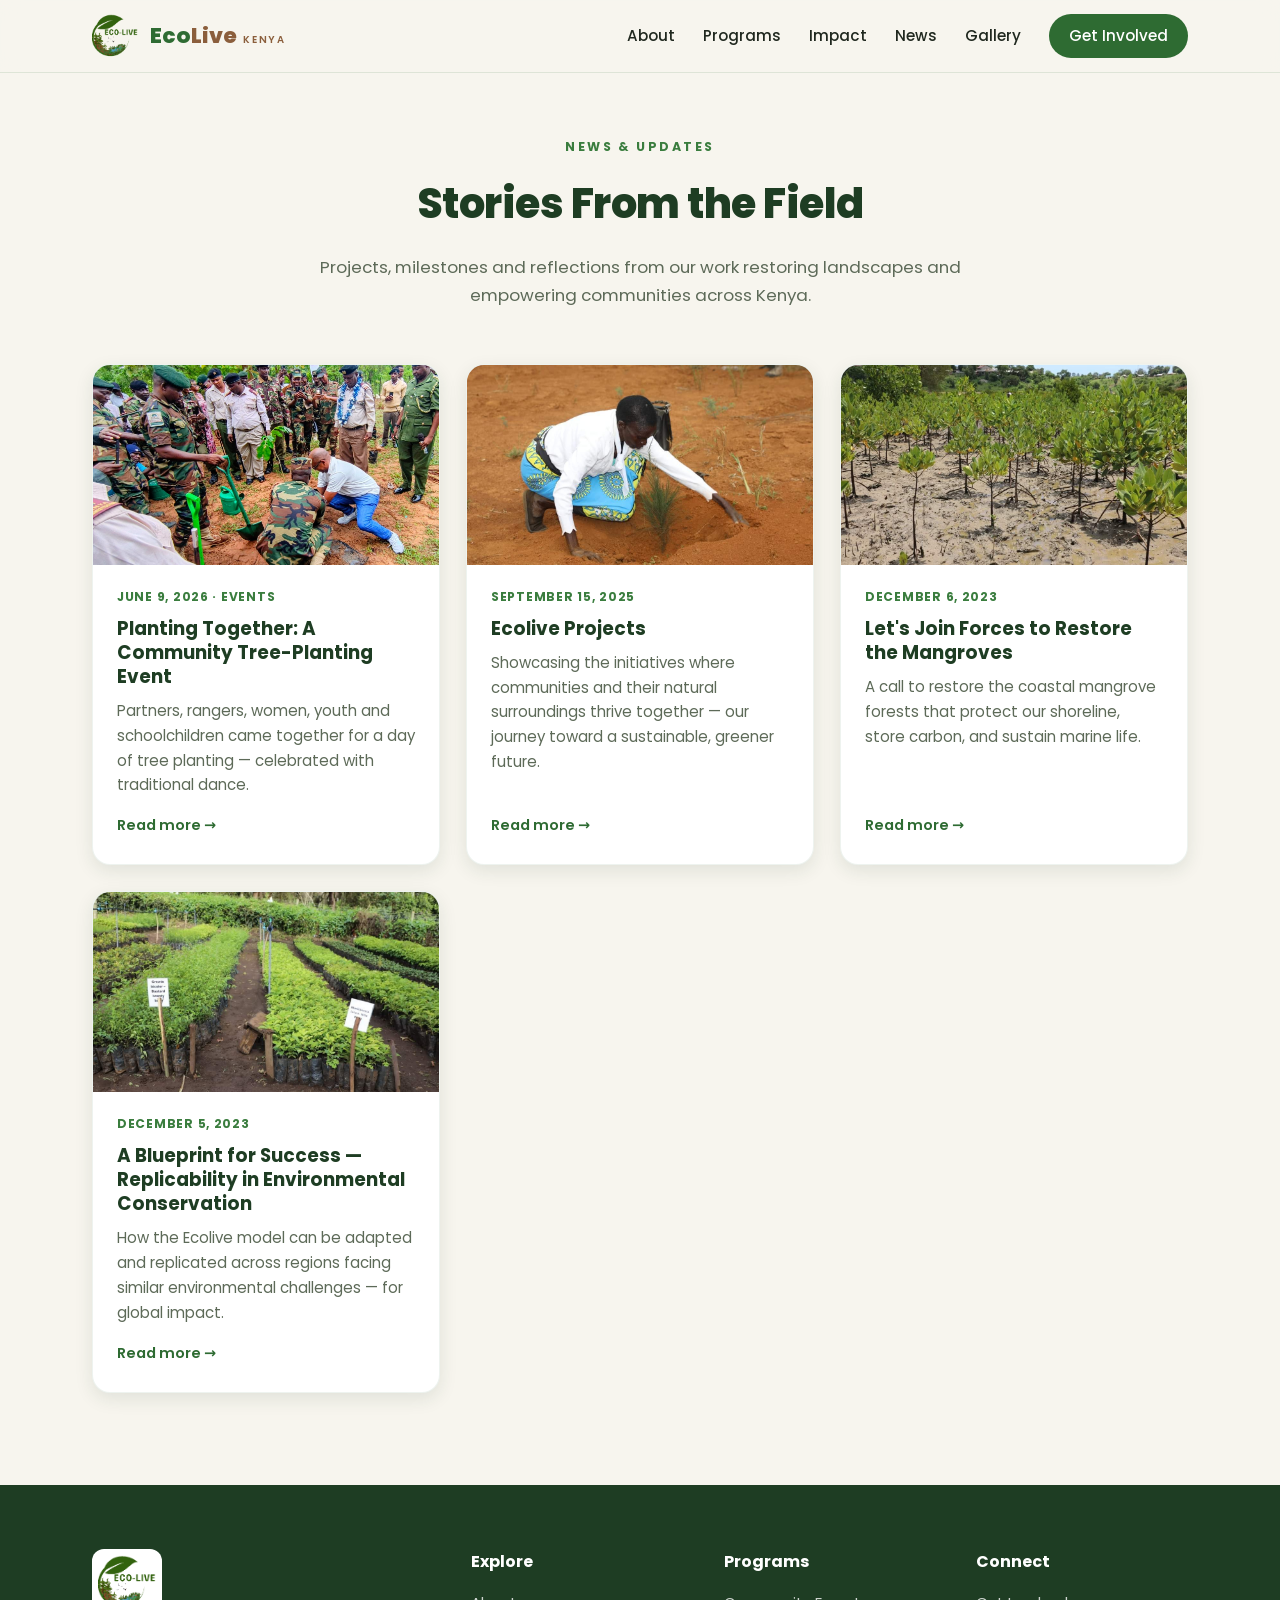
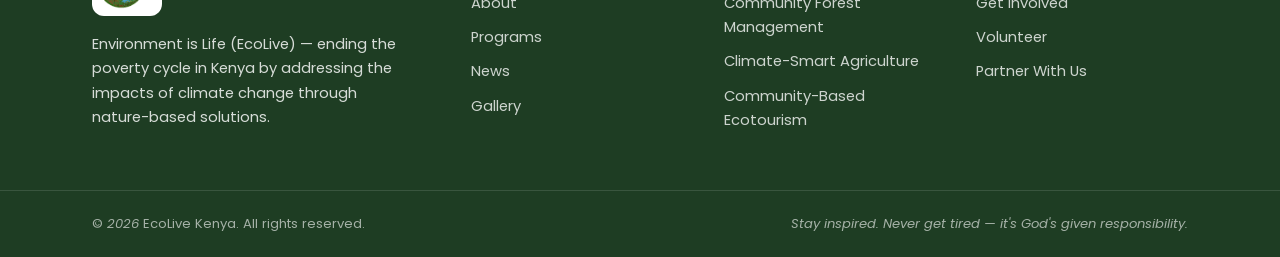
<file: news/index.html>
<!DOCTYPE html>
<html lang="en">
<head>
  <meta charset="UTF-8" />
  <meta name="viewport" content="width=device-width, initial-scale=1.0" />
  <title>News &amp; Updates — EcoLive Kenya</title>
  <meta name="description" content="Latest news, projects and field stories from EcoLive Kenya." />
  <link rel="icon" href="../assets/logo.png" type="image/png" />
  <link rel="preconnect" href="https://fonts.googleapis.com" />
  <link rel="preconnect" href="https://fonts.gstatic.com" crossorigin />
  <link href="https://fonts.googleapis.com/css2?family=Poppins:wght@400;500;600;700;800&family=Lora:ital,wght@0,400;0,500;1,400&display=swap" rel="stylesheet" />
  <link rel="stylesheet" href="../styles.css" />
</head>
<body>
  <header class="site-header" id="top">
    <div class="container nav-wrap">
      <a href="../index.html" class="brand">
        <img src="../assets/logo.png" alt="EcoLive logo" class="brand-logo" />
        <span class="brand-text"><span class="brand-eco">Eco</span><span class="brand-live">Live</span><small>Kenya</small></span>
      </a>
      <button class="nav-toggle" aria-label="Open menu" aria-expanded="false"><span></span><span></span><span></span></button>
      <nav class="nav" id="nav">
        <a href="../index.html#about">About</a>
        <a href="../index.html#programs">Programs</a>
        <a href="../index.html#impact">Impact</a>
        <a href="../news/index.html">News</a>
        <a href="../index.html#gallery">Gallery</a>
        <a href="../index.html#contact" class="nav-cta">Get Involved</a>
      </nav>
    </div>
  </header>

  <section class="section" style="padding-top:64px">
    <div class="container">
      <div class="section-head">
        <p class="kicker">News &amp; Updates</p>
        <h2>Stories From the Field</h2>
        <p class="section-sub">Projects, milestones and reflections from our work restoring landscapes and empowering communities across Kenya.</p>
      </div>
      <div class="news-grid">
        <a class="news-card" href="../post/community-tree-planting-event/index.html">
          <div class="news-cover"><img src="../assets/gallery/event-ceremony-1.jpg" alt="Officials and community members planting trees at a community event" loading="lazy" /></div>
          <div class="news-body">
            <span class="news-date">June 9, 2026 · Events</span>
            <h3>Planting Together: A Community Tree-Planting Event</h3>
            <p>Partners, rangers, women, youth and schoolchildren came together for a day of tree planting — celebrated with traditional dance.</p>
            <span class="news-readmore">Read more &rarr;</span>
          </div>
        </a>
        <a class="news-card" href="../post/ecolive-projects/index.html">
          <div class="news-cover"><img src="../assets/news/planting.jpg" alt="A community member planting a tree seedling in dryland soil" loading="lazy" /></div>
          <div class="news-body">
            <span class="news-date">September 15, 2025</span>
            <h3>Ecolive Projects</h3>
            <p>Showcasing the initiatives where communities and their natural surroundings thrive together — our journey toward a sustainable, greener future.</p>
            <span class="news-readmore">Read more &rarr;</span>
          </div>
        </a>
        <a class="news-card" href="../post/lets-join-forces-to-restore-the-mangroves/index.html">
          <div class="news-cover"><img src="../assets/news/mangrove.jpg" alt="Young mangrove seedlings planted across coastal mudflats with a village in the background" loading="lazy" /></div>
          <div class="news-body">
            <span class="news-date">December 6, 2023</span>
            <h3>Let's Join Forces to Restore the Mangroves</h3>
            <p>A call to restore the coastal mangrove forests that protect our shoreline, store carbon, and sustain marine life.</p>
            <span class="news-readmore">Read more &rarr;</span>
          </div>
        </a>
        <a class="news-card" href="../post/a-blueprint-for-success-replicability-in-environmental-conservation/index.html">
          <div class="news-cover"><img src="../assets/news/nursery-blueprint.jpg" alt="Rows of labelled tree seedlings in an Ecolive community nursery" loading="lazy" /></div>
          <div class="news-body">
            <span class="news-date">December 5, 2023</span>
            <h3>A Blueprint for Success — Replicability in Environmental Conservation</h3>
            <p>How the Ecolive model can be adapted and replicated across regions facing similar environmental challenges — for global impact.</p>
            <span class="news-readmore">Read more &rarr;</span>
          </div>
        </a>
      </div>
    </div>
  </section>

  <footer class="site-footer">
    <div class="container footer-grid">
      <div class="footer-brand">
        <img src="../assets/logo.png" alt="EcoLive logo" />
        <p>Environment is Life (EcoLive) — ending the poverty cycle in Kenya by addressing the impacts of climate change through nature-based solutions.</p>
      </div>
      <div class="footer-col">
        <h4>Explore</h4>
        <a href="../index.html#about">About</a>
        <a href="../index.html#programs">Programs</a>
        <a href="../news/index.html">News</a>
        <a href="../index.html#gallery">Gallery</a>
      </div>
      <div class="footer-col">
        <h4>Programs</h4>
        <a href="../index.html#programs">Community Forest Management</a>
        <a href="../index.html#programs">Climate-Smart Agriculture</a>
        <a href="../index.html#programs">Community-Based Ecotourism</a>
      </div>
      <div class="footer-col">
        <h4>Connect</h4>
        <a href="../index.html#contact">Get Involved</a>
        <a href="../index.html#contact">Volunteer</a>
        <a href="../index.html#contact">Partner With Us</a>
      </div>
    </div>
    <div class="footer-bar">
      <div class="container footer-bar-inner">
        <span>&copy; <span id="year"></span> EcoLive Kenya. All rights reserved.</span>
        <span>Stay inspired. Never get tired — it's God's given responsibility.</span>
      </div>
    </div>
  </footer>
  <script src="../script.js"></script>
</body>
</html>
</file>
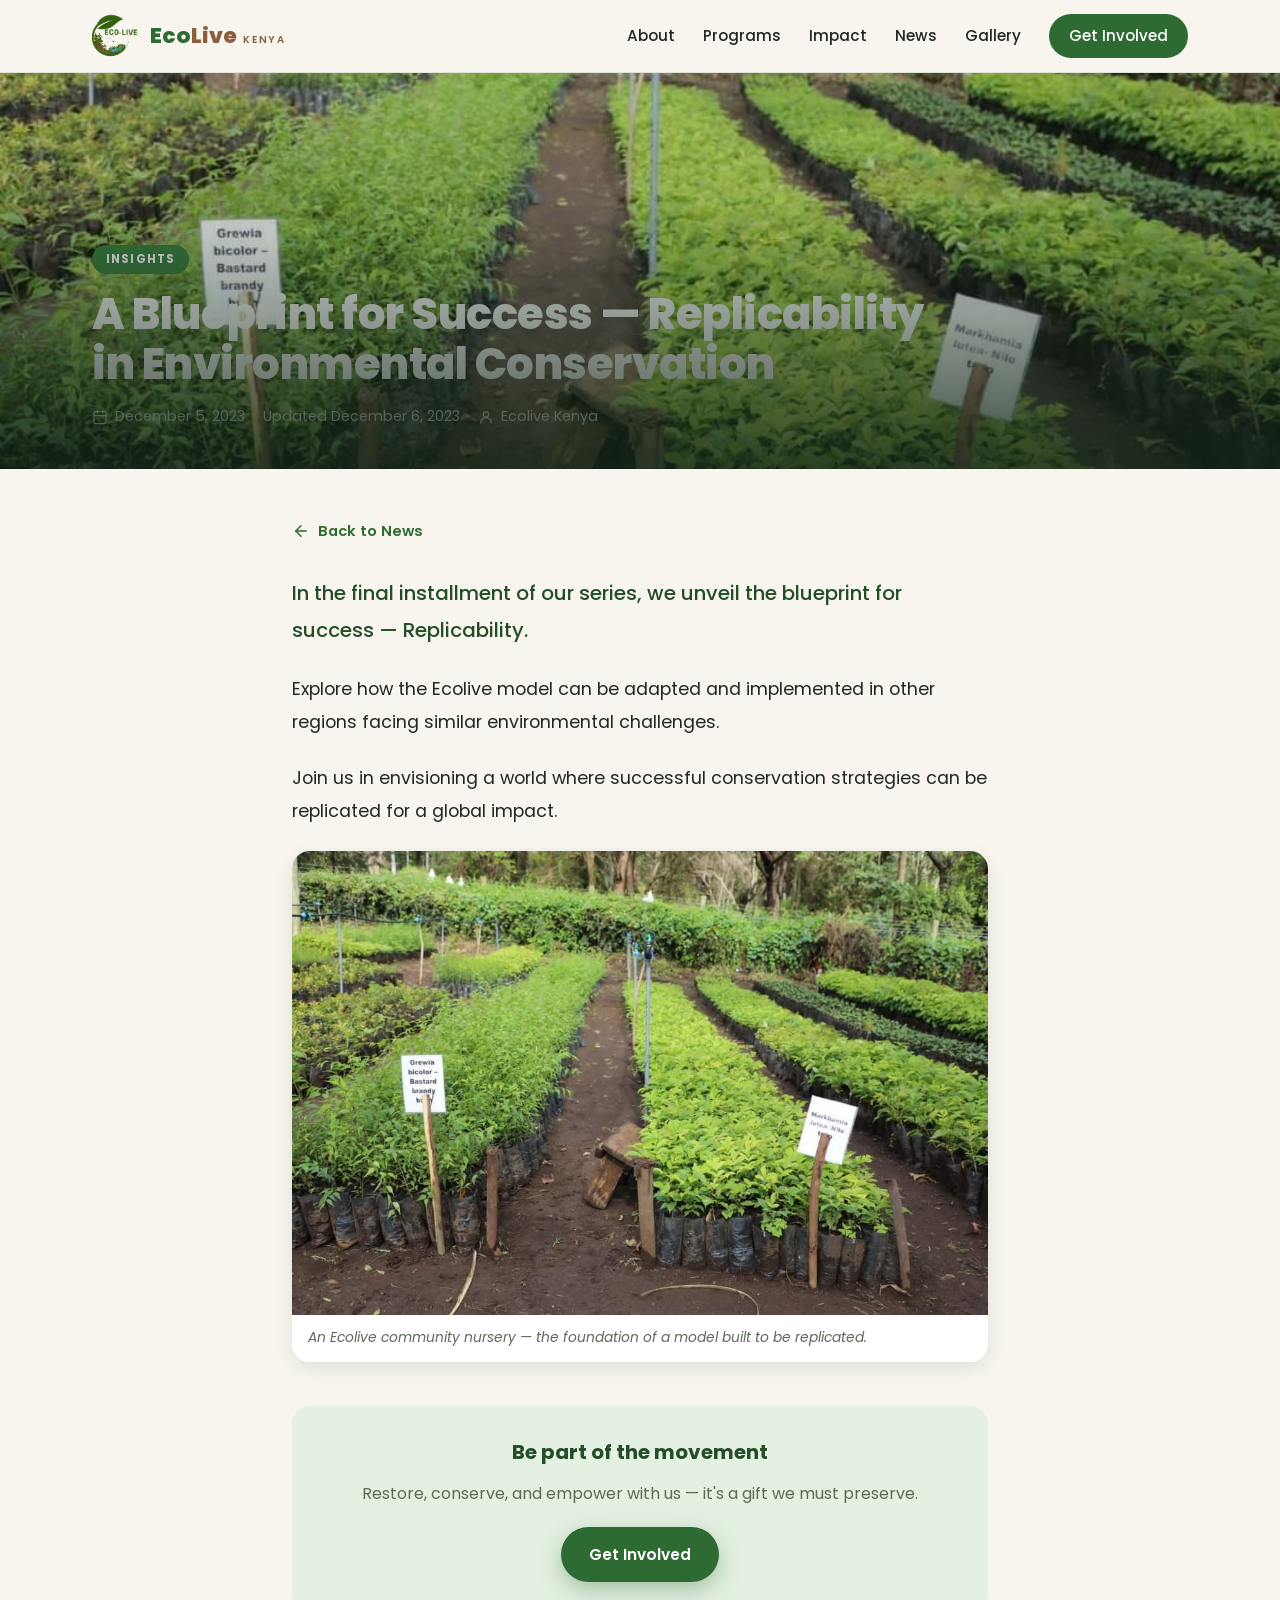
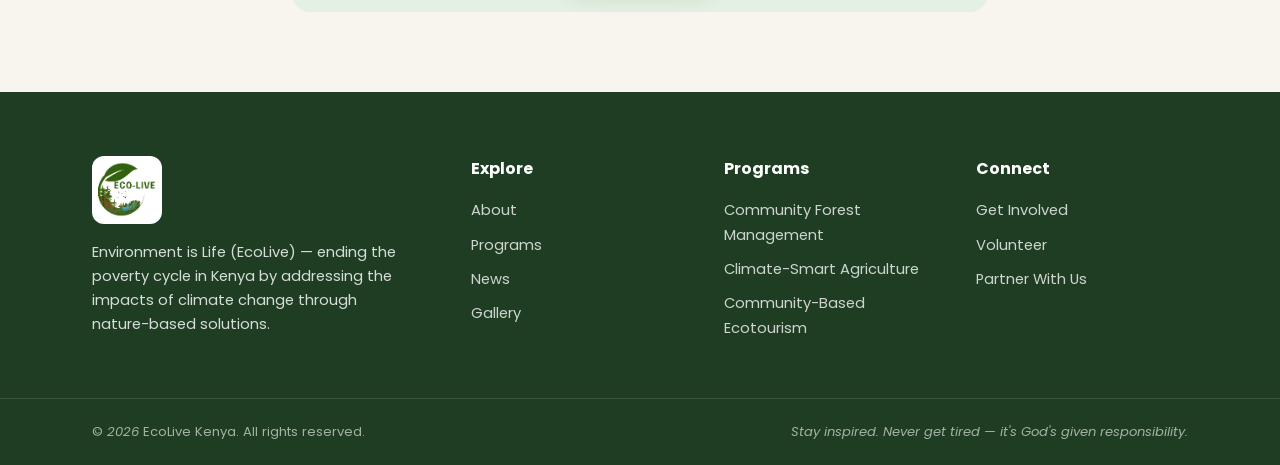
<file: post/a-blueprint-for-success-replicability-in-environmental-conservation/index.html>
<!DOCTYPE html>
<html lang="en">
<head>
  <meta charset="UTF-8" />
  <meta name="viewport" content="width=device-width, initial-scale=1.0" />
  <title>A Blueprint for Success — Replicability in Environmental Conservation — EcoLive Kenya</title>
  <meta name="description" content="How the Ecolive model can be adapted and replicated across regions facing similar environmental challenges — for global impact." />
  <link rel="icon" href="../../assets/logo.png" type="image/png" />
  <link rel="preconnect" href="https://fonts.googleapis.com" />
  <link rel="preconnect" href="https://fonts.gstatic.com" crossorigin />
  <link href="https://fonts.googleapis.com/css2?family=Poppins:wght@400;500;600;700;800&family=Lora:ital,wght@0,400;0,500;1,400&display=swap" rel="stylesheet" />
  <link rel="stylesheet" href="../../styles.css" />
</head>
<body class="post-page">
  <header class="site-header" id="top">
    <div class="container nav-wrap">
      <a href="../../index.html" class="brand">
        <img src="../../assets/logo.png" alt="EcoLive logo" class="brand-logo" />
        <span class="brand-text"><span class="brand-eco">Eco</span><span class="brand-live">Live</span><small>Kenya</small></span>
      </a>
      <button class="nav-toggle" aria-label="Open menu" aria-expanded="false"><span></span><span></span><span></span></button>
      <nav class="nav" id="nav">
        <a href="../../index.html#about">About</a>
        <a href="../../index.html#programs">Programs</a>
        <a href="../../index.html#impact">Impact</a>
        <a href="../../news/index.html">News</a>
        <a href="../../index.html#gallery">Gallery</a>
        <a href="../../index.html#contact" class="nav-cta">Get Involved</a>
      </nav>
    </div>
  </header>

  <article>
    <div class="post-hero">
      <img src="../../assets/news/nursery-blueprint.jpg" alt="Rows of labelled tree seedlings in an Ecolive community nursery" />
      <div class="post-hero-inner">
        <div class="container">
          <span class="post-cat">Insights</span>
          <h1 class="post-title">A Blueprint for Success — Replicability in Environmental Conservation</h1>
          <div class="post-meta">
            <span><svg viewBox="0 0 24 24" fill="none" stroke="currentColor" stroke-width="1.8" stroke-linecap="round" stroke-linejoin="round" aria-hidden="true"><rect x="3" y="4" width="18" height="18" rx="2"/><path d="M16 2v4M8 2v4M3 10h18"/></svg><time datetime="2023-12-05">December 5, 2023</time></span>
            <span>Updated December 6, 2023</span>
            <span><svg viewBox="0 0 24 24" fill="none" stroke="currentColor" stroke-width="1.8" stroke-linecap="round" stroke-linejoin="round" aria-hidden="true"><circle cx="12" cy="8" r="4"/><path d="M4 21a8 8 0 0 1 16 0"/></svg>Ecolive Kenya</span>
          </div>
        </div>
      </div>
    </div>

    <div class="post-article">
      <a href="../../news/index.html" class="post-back"><svg viewBox="0 0 24 24" fill="none" stroke="currentColor" stroke-width="2" stroke-linecap="round" stroke-linejoin="round" aria-hidden="true"><path d="M19 12H5"/><path d="m12 19-7-7 7-7"/></svg>Back to News</a>
      <p class="lead">In the final installment of our series, we unveil the blueprint for success — Replicability.</p>
        <p>Explore how the Ecolive model can be adapted and implemented in other regions facing similar environmental challenges.</p>
        <p>Join us in envisioning a world where successful conservation strategies can be replicated for a global impact.</p>
      <figure class="post-figure">
        <img src="../../assets/news/nursery-blueprint.jpg" alt="Rows of labelled tree seedlings in an Ecolive community nursery" />
        <figcaption>An Ecolive community nursery — the foundation of a model built to be replicated.</figcaption>
      </figure>
      <div class="post-cta">
        <h3>Be part of the movement</h3>
        <p>Restore, conserve, and empower with us — it's a gift we must preserve.</p>
        <a href="../../index.html#contact" class="btn btn-primary">Get Involved</a>
      </div>
    </div>
  </article>

  <footer class="site-footer">
    <div class="container footer-grid">
      <div class="footer-brand">
        <img src="../../assets/logo.png" alt="EcoLive logo" />
        <p>Environment is Life (EcoLive) — ending the poverty cycle in Kenya by addressing the impacts of climate change through nature-based solutions.</p>
      </div>
      <div class="footer-col">
        <h4>Explore</h4>
        <a href="../../index.html#about">About</a>
        <a href="../../index.html#programs">Programs</a>
        <a href="../../news/index.html">News</a>
        <a href="../../index.html#gallery">Gallery</a>
      </div>
      <div class="footer-col">
        <h4>Programs</h4>
        <a href="../../index.html#programs">Community Forest Management</a>
        <a href="../../index.html#programs">Climate-Smart Agriculture</a>
        <a href="../../index.html#programs">Community-Based Ecotourism</a>
      </div>
      <div class="footer-col">
        <h4>Connect</h4>
        <a href="../../index.html#contact">Get Involved</a>
        <a href="../../index.html#contact">Volunteer</a>
        <a href="../../index.html#contact">Partner With Us</a>
      </div>
    </div>
    <div class="footer-bar">
      <div class="container footer-bar-inner">
        <span>&copy; <span id="year"></span> EcoLive Kenya. All rights reserved.</span>
        <span>Stay inspired. Never get tired — it's God's given responsibility.</span>
      </div>
    </div>
  </footer>
  <script src="../../script.js"></script>
</body>
</html>
</file>
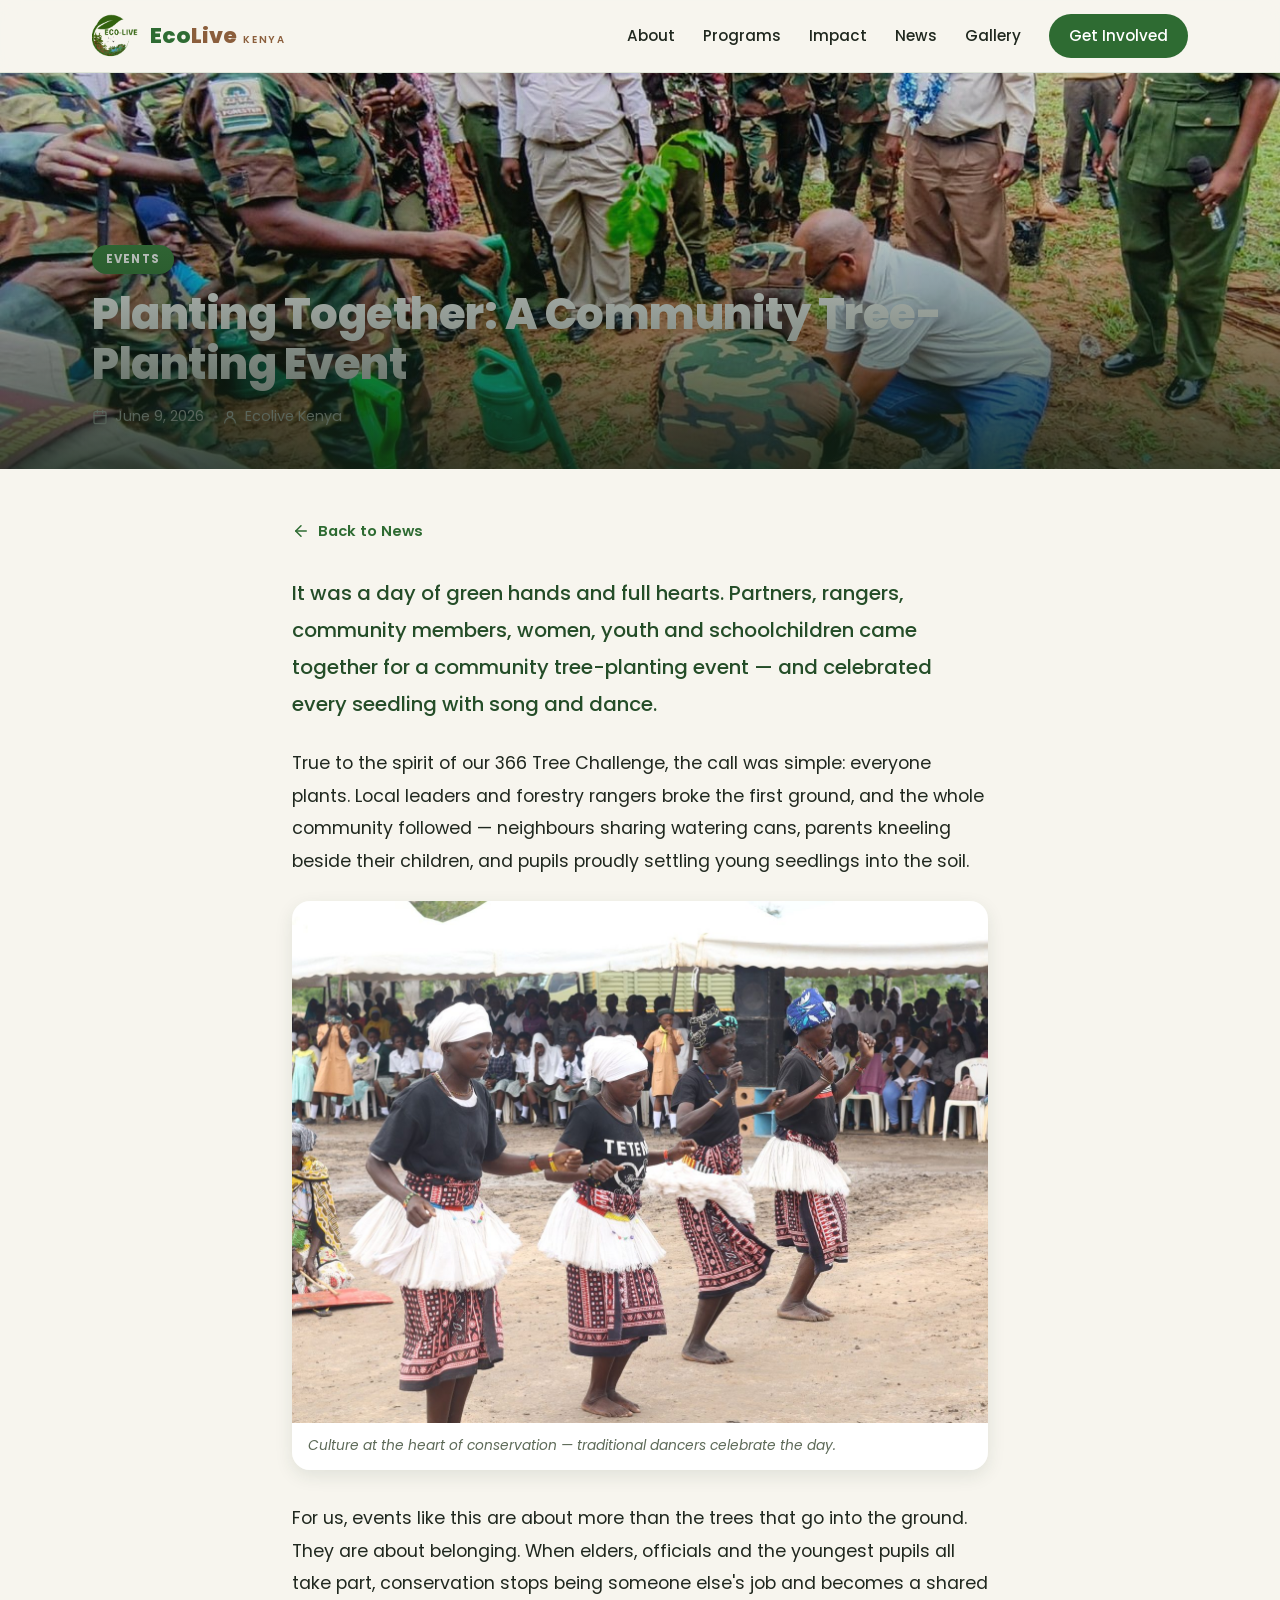
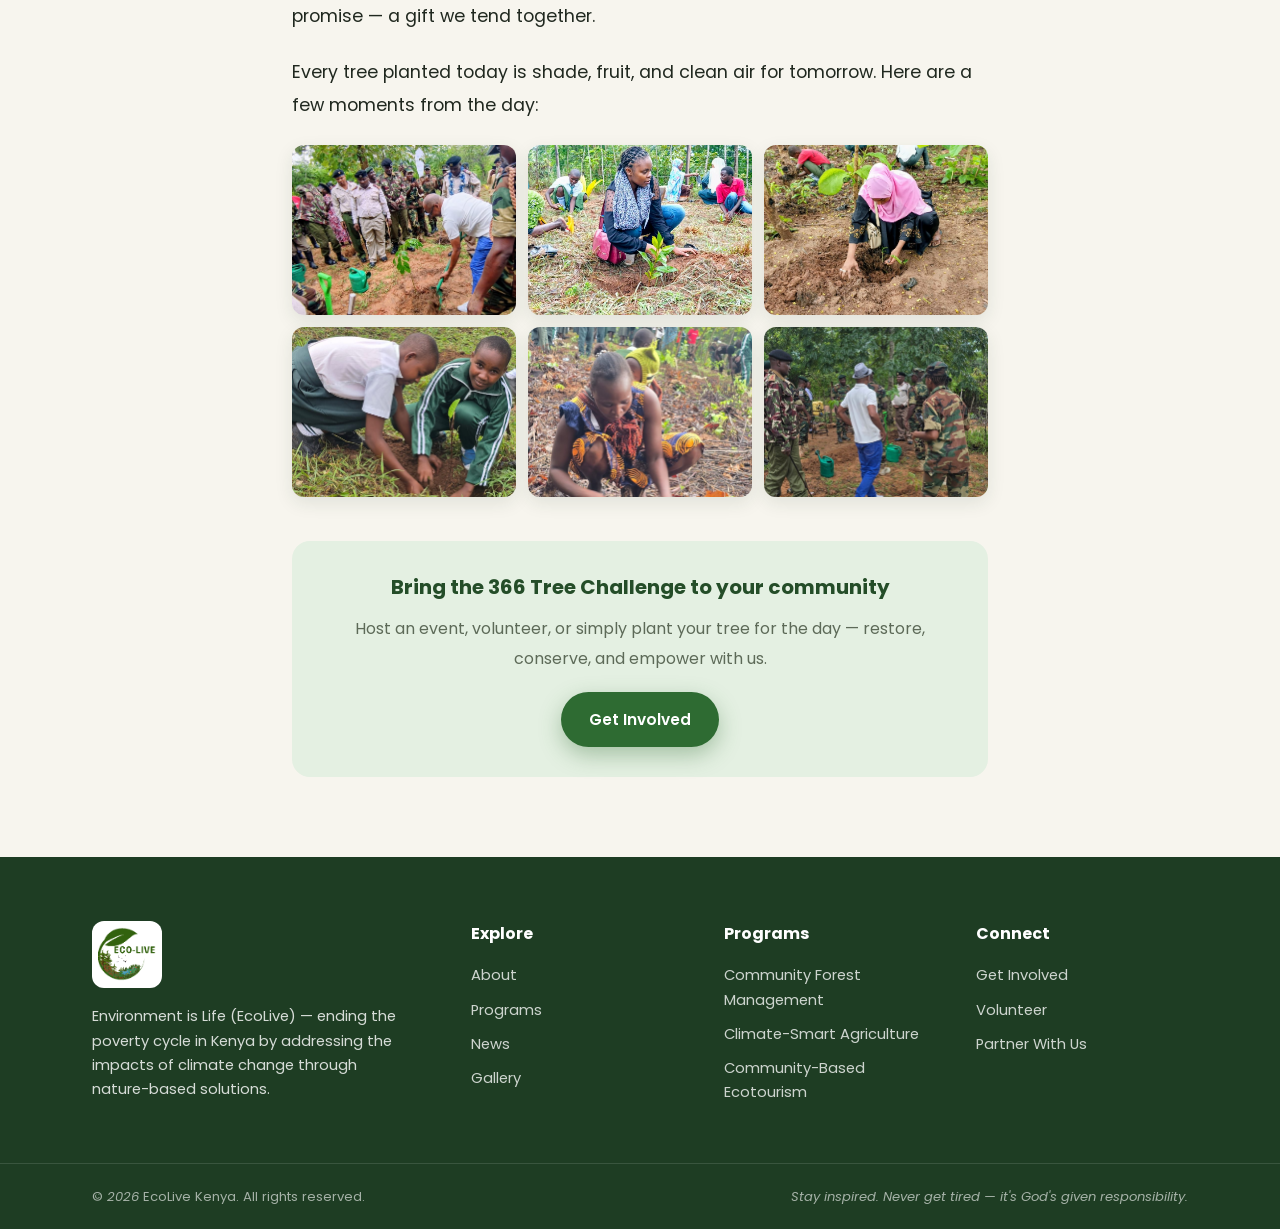
<file: post/community-tree-planting-event/index.html>
<!DOCTYPE html>
<html lang="en">
<head>
  <meta charset="UTF-8" />
  <meta name="viewport" content="width=device-width, initial-scale=1.0" />
  <title>Planting Together: A Community Tree-Planting Event — EcoLive Kenya</title>
  <meta name="description" content="Partners, rangers, women, youth and schoolchildren came together for a day of tree planting — celebrated with traditional dance." />
  <link rel="icon" href="../../assets/logo.png" type="image/png" />
  <link rel="preconnect" href="https://fonts.googleapis.com" />
  <link rel="preconnect" href="https://fonts.gstatic.com" crossorigin />
  <link href="https://fonts.googleapis.com/css2?family=Poppins:wght@400;500;600;700;800&family=Lora:ital,wght@0,400;0,500;1,400&display=swap" rel="stylesheet" />
  <link rel="stylesheet" href="../../styles.css" />
</head>
<body class="post-page">
  <header class="site-header" id="top">
    <div class="container nav-wrap">
      <a href="../../index.html" class="brand">
        <img src="../../assets/logo.png" alt="EcoLive logo" class="brand-logo" />
        <span class="brand-text"><span class="brand-eco">Eco</span><span class="brand-live">Live</span><small>Kenya</small></span>
      </a>
      <button class="nav-toggle" aria-label="Open menu" aria-expanded="false"><span></span><span></span><span></span></button>
      <nav class="nav" id="nav">
        <a href="../../index.html#about">About</a>
        <a href="../../index.html#programs">Programs</a>
        <a href="../../index.html#impact">Impact</a>
        <a href="../../news/index.html">News</a>
        <a href="../../index.html#gallery">Gallery</a>
        <a href="../../index.html#contact" class="nav-cta">Get Involved</a>
      </nav>
    </div>
  </header>

  <article>
    <div class="post-hero">
      <img src="../../assets/gallery/event-ceremony-1.jpg" alt="Officials, rangers and community members planting trees together at a community event" />
      <div class="post-hero-inner">
        <div class="container">
          <span class="post-cat">Events</span>
          <h1 class="post-title">Planting Together: A Community Tree-Planting Event</h1>
          <div class="post-meta">
            <span><svg viewBox="0 0 24 24" fill="none" stroke="currentColor" stroke-width="1.8" stroke-linecap="round" stroke-linejoin="round" aria-hidden="true"><rect x="3" y="4" width="18" height="18" rx="2"/><path d="M16 2v4M8 2v4M3 10h18"/></svg><time datetime="2026-06-09">June 9, 2026</time></span>
            <span><svg viewBox="0 0 24 24" fill="none" stroke="currentColor" stroke-width="1.8" stroke-linecap="round" stroke-linejoin="round" aria-hidden="true"><circle cx="12" cy="8" r="4"/><path d="M4 21a8 8 0 0 1 16 0"/></svg>Ecolive Kenya</span>
          </div>
        </div>
      </div>
    </div>

    <div class="post-article">
      <a href="../../news/index.html" class="post-back"><svg viewBox="0 0 24 24" fill="none" stroke="currentColor" stroke-width="2" stroke-linecap="round" stroke-linejoin="round" aria-hidden="true"><path d="M19 12H5"/><path d="m12 19-7-7 7-7"/></svg>Back to News</a>
      <p class="lead">It was a day of green hands and full hearts. Partners, rangers, community members, women, youth and schoolchildren came together for a community tree-planting event — and celebrated every seedling with song and dance.</p>
      <p>True to the spirit of our 366 Tree Challenge, the call was simple: everyone plants. Local leaders and forestry rangers broke the first ground, and the whole community followed — neighbours sharing watering cans, parents kneeling beside their children, and pupils proudly settling young seedlings into the soil.</p>
      <figure class="post-figure">
        <img src="../../assets/gallery/cultural-dancers.jpg" alt="Traditional dancers performing at the tree-planting event" />
        <figcaption>Culture at the heart of conservation — traditional dancers celebrate the day.</figcaption>
      </figure>
      <p>For us, events like this are about more than the trees that go into the ground. They are about belonging. When elders, officials and the youngest pupils all take part, conservation stops being someone else's job and becomes a shared promise — a gift we tend together.</p>
      <p>Every tree planted today is shade, fruit, and clean air for tomorrow. Here are a few moments from the day:</p>
      <div class="post-gallery">
        <img src="../../assets/gallery/event-ceremony-2.jpg" alt="A community leader planting a tree surrounded by officials" loading="lazy" />
        <img src="../../assets/gallery/youth-planting.jpg" alt="A young woman planting a seedling" loading="lazy" />
        <img src="../../assets/gallery/community-planting.jpg" alt="Community members planting seedlings across a field" loading="lazy" />
        <img src="../../assets/gallery/school-planting.jpg" alt="Two schoolchildren planting a tree seedling together" loading="lazy" />
        <img src="../../assets/gallery/girl-planting.jpg" alt="A girl planting a tree seedling" loading="lazy" />
        <img src="../../assets/gallery/event-ceremony-3.jpg" alt="Rangers and community members at a tree-planting ceremony" loading="lazy" />
      </div>
      <div class="post-cta">
        <h3>Bring the 366 Tree Challenge to your community</h3>
        <p>Host an event, volunteer, or simply plant your tree for the day — restore, conserve, and empower with us.</p>
        <a href="../../index.html#contact" class="btn btn-primary">Get Involved</a>
      </div>
    </div>
  </article>

  <footer class="site-footer">
    <div class="container footer-grid">
      <div class="footer-brand">
        <img src="../../assets/logo.png" alt="EcoLive logo" />
        <p>Environment is Life (EcoLive) — ending the poverty cycle in Kenya by addressing the impacts of climate change through nature-based solutions.</p>
      </div>
      <div class="footer-col">
        <h4>Explore</h4>
        <a href="../../index.html#about">About</a>
        <a href="../../index.html#programs">Programs</a>
        <a href="../../news/index.html">News</a>
        <a href="../../index.html#gallery">Gallery</a>
      </div>
      <div class="footer-col">
        <h4>Programs</h4>
        <a href="../../index.html#programs">Community Forest Management</a>
        <a href="../../index.html#programs">Climate-Smart Agriculture</a>
        <a href="../../index.html#programs">Community-Based Ecotourism</a>
      </div>
      <div class="footer-col">
        <h4>Connect</h4>
        <a href="../../index.html#contact">Get Involved</a>
        <a href="../../index.html#contact">Volunteer</a>
        <a href="../../index.html#contact">Partner With Us</a>
      </div>
    </div>
    <div class="footer-bar">
      <div class="container footer-bar-inner">
        <span>&copy; <span id="year"></span> EcoLive Kenya. All rights reserved.</span>
        <span>Stay inspired. Never get tired — it's God's given responsibility.</span>
      </div>
    </div>
  </footer>
  <script src="../../script.js"></script>
</body>
</html>
</file>
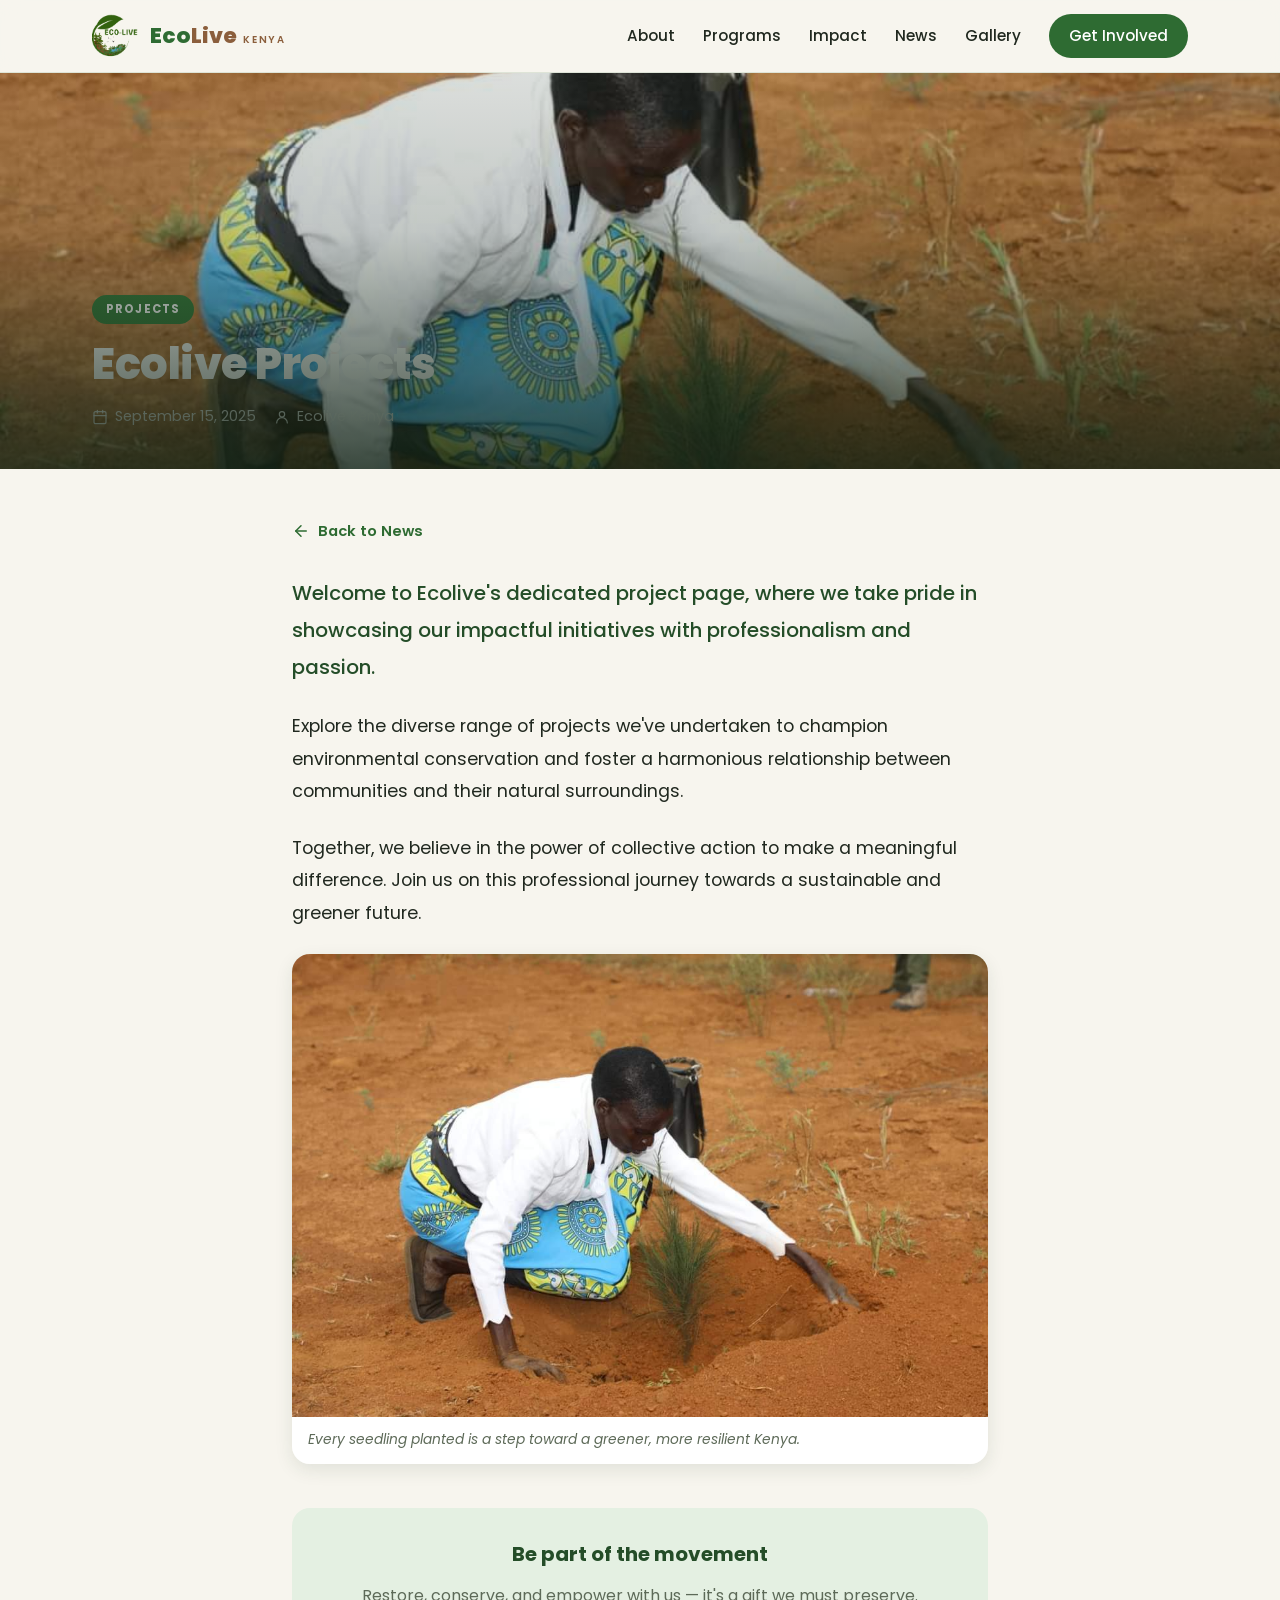
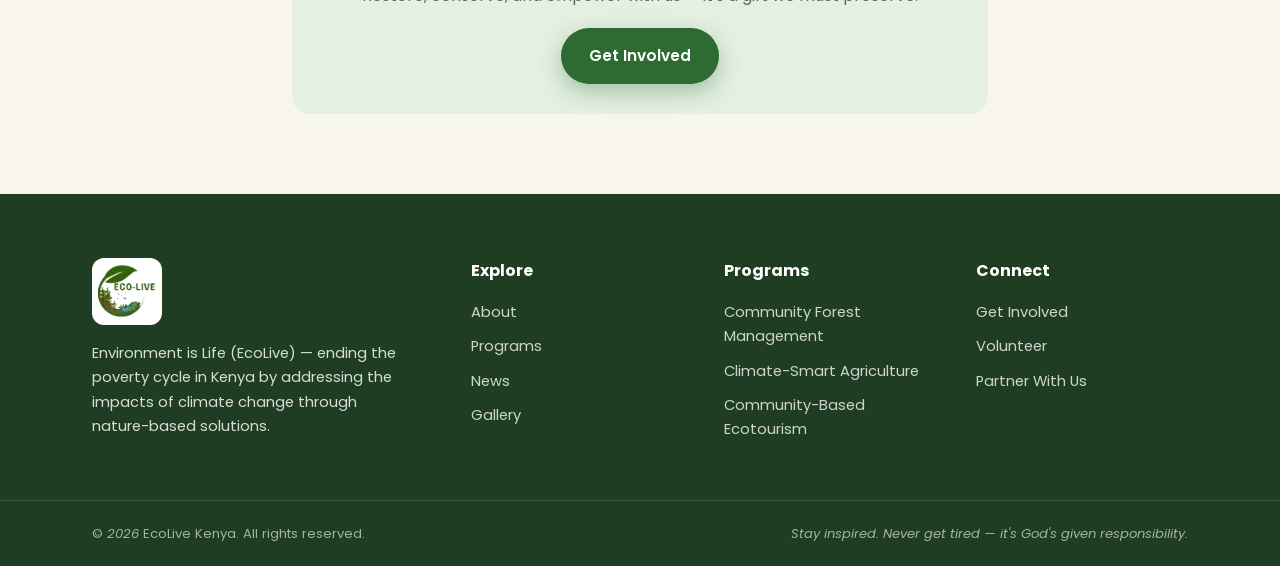
<file: post/ecolive-projects/index.html>
<!DOCTYPE html>
<html lang="en">
<head>
  <meta charset="UTF-8" />
  <meta name="viewport" content="width=device-width, initial-scale=1.0" />
  <title>Ecolive Projects — EcoLive Kenya</title>
  <meta name="description" content="Showcasing the initiatives where communities and their natural surroundings thrive together — our journey toward a sustainable, greener future." />
  <link rel="icon" href="../../assets/logo.png" type="image/png" />
  <link rel="preconnect" href="https://fonts.googleapis.com" />
  <link rel="preconnect" href="https://fonts.gstatic.com" crossorigin />
  <link href="https://fonts.googleapis.com/css2?family=Poppins:wght@400;500;600;700;800&family=Lora:ital,wght@0,400;0,500;1,400&display=swap" rel="stylesheet" />
  <link rel="stylesheet" href="../../styles.css" />
</head>
<body class="post-page">
  <header class="site-header" id="top">
    <div class="container nav-wrap">
      <a href="../../index.html" class="brand">
        <img src="../../assets/logo.png" alt="EcoLive logo" class="brand-logo" />
        <span class="brand-text"><span class="brand-eco">Eco</span><span class="brand-live">Live</span><small>Kenya</small></span>
      </a>
      <button class="nav-toggle" aria-label="Open menu" aria-expanded="false"><span></span><span></span><span></span></button>
      <nav class="nav" id="nav">
        <a href="../../index.html#about">About</a>
        <a href="../../index.html#programs">Programs</a>
        <a href="../../index.html#impact">Impact</a>
        <a href="../../news/index.html">News</a>
        <a href="../../index.html#gallery">Gallery</a>
        <a href="../../index.html#contact" class="nav-cta">Get Involved</a>
      </nav>
    </div>
  </header>

  <article>
    <div class="post-hero">
      <img src="../../assets/news/planting.jpg" alt="A community member planting a tree seedling in dryland soil" />
      <div class="post-hero-inner">
        <div class="container">
          <span class="post-cat">Projects</span>
          <h1 class="post-title">Ecolive Projects</h1>
          <div class="post-meta">
            <span><svg viewBox="0 0 24 24" fill="none" stroke="currentColor" stroke-width="1.8" stroke-linecap="round" stroke-linejoin="round" aria-hidden="true"><rect x="3" y="4" width="18" height="18" rx="2"/><path d="M16 2v4M8 2v4M3 10h18"/></svg><time datetime="2025-09-15">September 15, 2025</time></span>
            
            <span><svg viewBox="0 0 24 24" fill="none" stroke="currentColor" stroke-width="1.8" stroke-linecap="round" stroke-linejoin="round" aria-hidden="true"><circle cx="12" cy="8" r="4"/><path d="M4 21a8 8 0 0 1 16 0"/></svg>Ecolive Kenya</span>
          </div>
        </div>
      </div>
    </div>

    <div class="post-article">
      <a href="../../news/index.html" class="post-back"><svg viewBox="0 0 24 24" fill="none" stroke="currentColor" stroke-width="2" stroke-linecap="round" stroke-linejoin="round" aria-hidden="true"><path d="M19 12H5"/><path d="m12 19-7-7 7-7"/></svg>Back to News</a>
      <p class="lead">Welcome to Ecolive's dedicated project page, where we take pride in showcasing our impactful initiatives with professionalism and passion.</p>
        <p>Explore the diverse range of projects we've undertaken to champion environmental conservation and foster a harmonious relationship between communities and their natural surroundings.</p>
        <p>Together, we believe in the power of collective action to make a meaningful difference. Join us on this professional journey towards a sustainable and greener future.</p>
      <figure class="post-figure">
        <img src="../../assets/news/planting.jpg" alt="A community member planting a tree seedling in dryland soil" />
        <figcaption>Every seedling planted is a step toward a greener, more resilient Kenya.</figcaption>
      </figure>
      <div class="post-cta">
        <h3>Be part of the movement</h3>
        <p>Restore, conserve, and empower with us — it's a gift we must preserve.</p>
        <a href="../../index.html#contact" class="btn btn-primary">Get Involved</a>
      </div>
    </div>
  </article>

  <footer class="site-footer">
    <div class="container footer-grid">
      <div class="footer-brand">
        <img src="../../assets/logo.png" alt="EcoLive logo" />
        <p>Environment is Life (EcoLive) — ending the poverty cycle in Kenya by addressing the impacts of climate change through nature-based solutions.</p>
      </div>
      <div class="footer-col">
        <h4>Explore</h4>
        <a href="../../index.html#about">About</a>
        <a href="../../index.html#programs">Programs</a>
        <a href="../../news/index.html">News</a>
        <a href="../../index.html#gallery">Gallery</a>
      </div>
      <div class="footer-col">
        <h4>Programs</h4>
        <a href="../../index.html#programs">Community Forest Management</a>
        <a href="../../index.html#programs">Climate-Smart Agriculture</a>
        <a href="../../index.html#programs">Community-Based Ecotourism</a>
      </div>
      <div class="footer-col">
        <h4>Connect</h4>
        <a href="../../index.html#contact">Get Involved</a>
        <a href="../../index.html#contact">Volunteer</a>
        <a href="../../index.html#contact">Partner With Us</a>
      </div>
    </div>
    <div class="footer-bar">
      <div class="container footer-bar-inner">
        <span>&copy; <span id="year"></span> EcoLive Kenya. All rights reserved.</span>
        <span>Stay inspired. Never get tired — it's God's given responsibility.</span>
      </div>
    </div>
  </footer>
  <script src="../../script.js"></script>
</body>
</html>
</file>
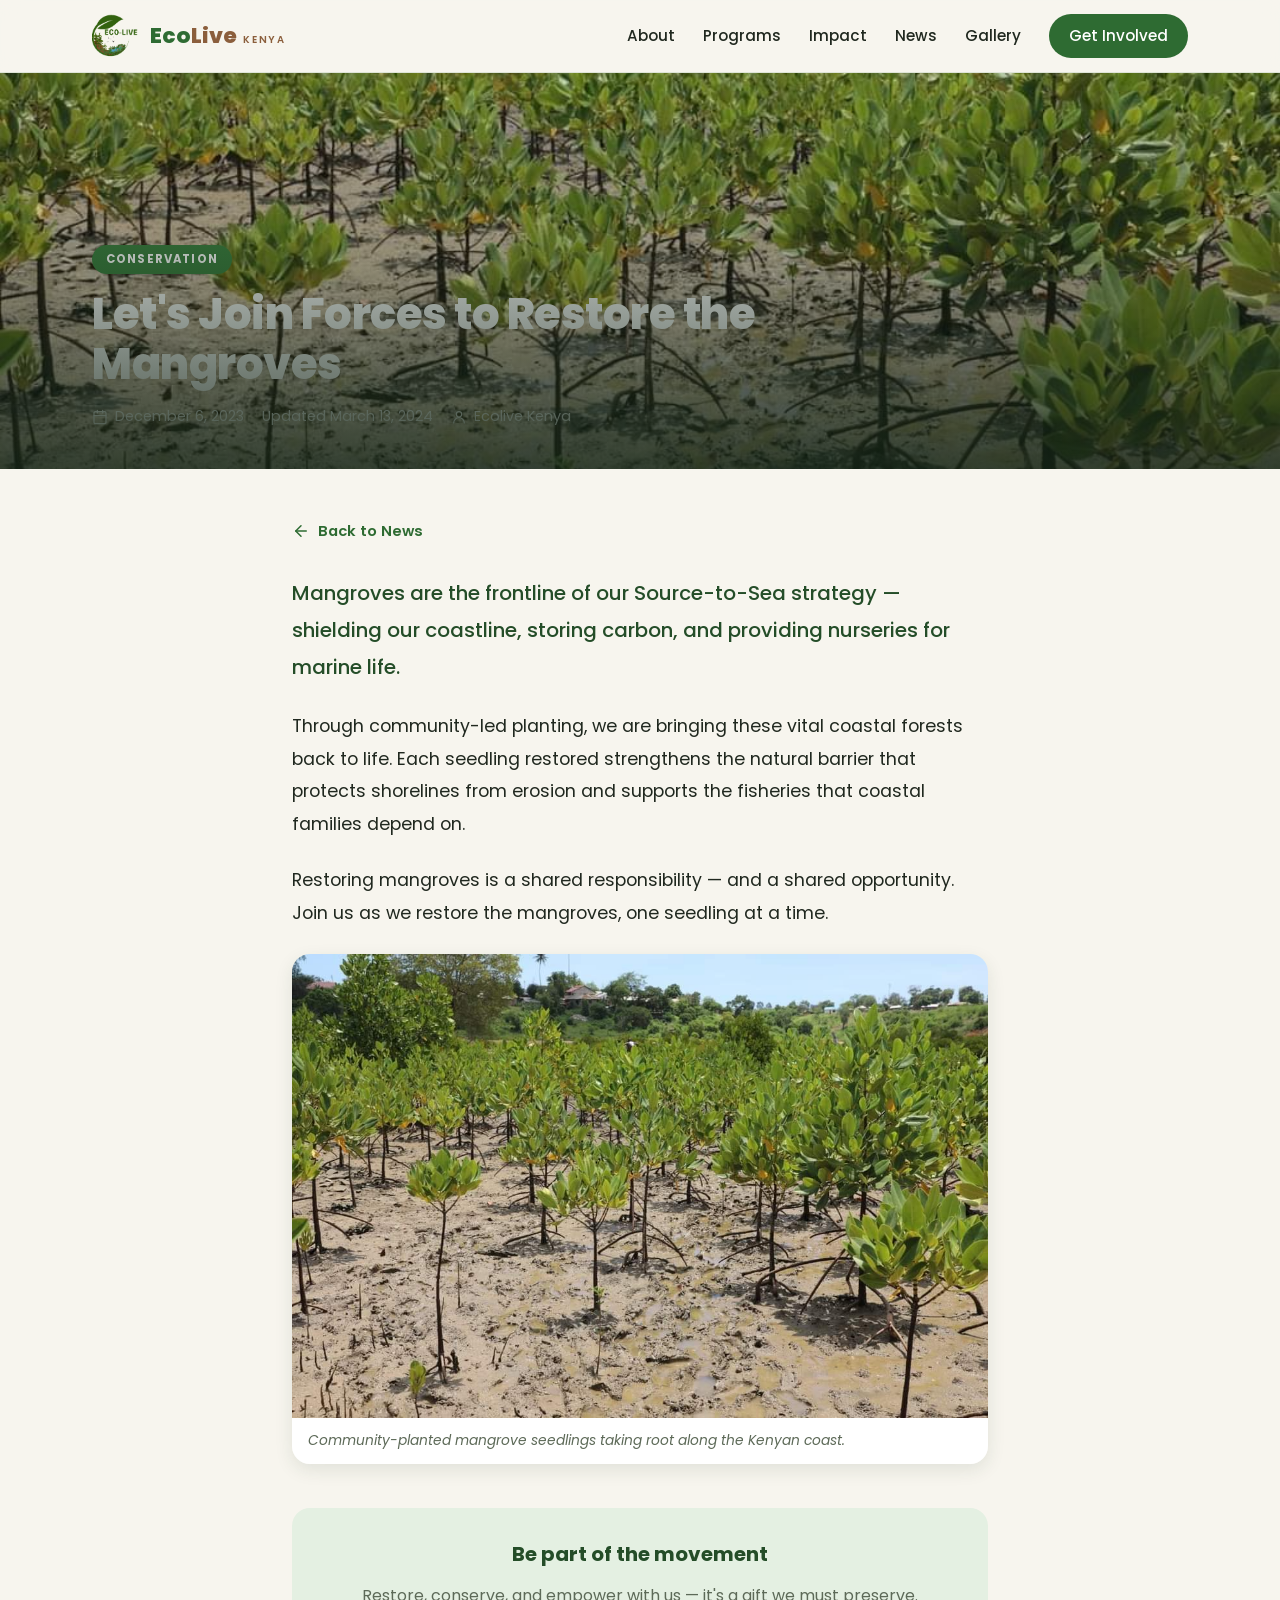
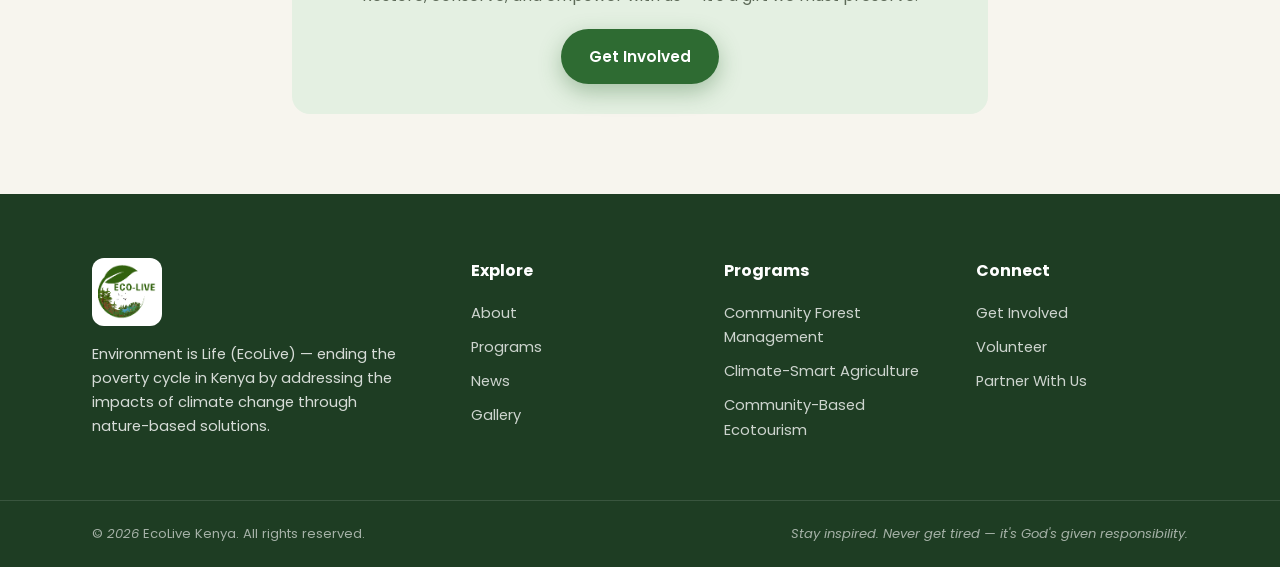
<file: post/lets-join-forces-to-restore-the-mangroves/index.html>
<!DOCTYPE html>
<html lang="en">
<head>
  <meta charset="UTF-8" />
  <meta name="viewport" content="width=device-width, initial-scale=1.0" />
  <title>Let's Join Forces to Restore the Mangroves — EcoLive Kenya</title>
  <meta name="description" content="A call to restore the coastal mangrove forests that protect our shoreline, store carbon, and sustain marine life." />
  <link rel="icon" href="../../assets/logo.png" type="image/png" />
  <link rel="preconnect" href="https://fonts.googleapis.com" />
  <link rel="preconnect" href="https://fonts.gstatic.com" crossorigin />
  <link href="https://fonts.googleapis.com/css2?family=Poppins:wght@400;500;600;700;800&family=Lora:ital,wght@0,400;0,500;1,400&display=swap" rel="stylesheet" />
  <link rel="stylesheet" href="../../styles.css" />
</head>
<body class="post-page">
  <header class="site-header" id="top">
    <div class="container nav-wrap">
      <a href="../../index.html" class="brand">
        <img src="../../assets/logo.png" alt="EcoLive logo" class="brand-logo" />
        <span class="brand-text"><span class="brand-eco">Eco</span><span class="brand-live">Live</span><small>Kenya</small></span>
      </a>
      <button class="nav-toggle" aria-label="Open menu" aria-expanded="false"><span></span><span></span><span></span></button>
      <nav class="nav" id="nav">
        <a href="../../index.html#about">About</a>
        <a href="../../index.html#programs">Programs</a>
        <a href="../../index.html#impact">Impact</a>
        <a href="../../news/index.html">News</a>
        <a href="../../index.html#gallery">Gallery</a>
        <a href="../../index.html#contact" class="nav-cta">Get Involved</a>
      </nav>
    </div>
  </header>

  <article>
    <div class="post-hero">
      <img src="../../assets/news/mangrove.jpg" alt="Young mangrove seedlings planted across coastal mudflats with a village in the background" />
      <div class="post-hero-inner">
        <div class="container">
          <span class="post-cat">Conservation</span>
          <h1 class="post-title">Let's Join Forces to Restore the Mangroves</h1>
          <div class="post-meta">
            <span><svg viewBox="0 0 24 24" fill="none" stroke="currentColor" stroke-width="1.8" stroke-linecap="round" stroke-linejoin="round" aria-hidden="true"><rect x="3" y="4" width="18" height="18" rx="2"/><path d="M16 2v4M8 2v4M3 10h18"/></svg><time datetime="2023-12-06">December 6, 2023</time></span>
            <span>Updated March 13, 2024</span>
            <span><svg viewBox="0 0 24 24" fill="none" stroke="currentColor" stroke-width="1.8" stroke-linecap="round" stroke-linejoin="round" aria-hidden="true"><circle cx="12" cy="8" r="4"/><path d="M4 21a8 8 0 0 1 16 0"/></svg>Ecolive Kenya</span>
          </div>
        </div>
      </div>
    </div>

    <div class="post-article">
      <a href="../../news/index.html" class="post-back"><svg viewBox="0 0 24 24" fill="none" stroke="currentColor" stroke-width="2" stroke-linecap="round" stroke-linejoin="round" aria-hidden="true"><path d="M19 12H5"/><path d="m12 19-7-7 7-7"/></svg>Back to News</a>
      <p class="lead">Mangroves are the frontline of our Source-to-Sea strategy — shielding our coastline, storing carbon, and providing nurseries for marine life.</p>
        <p>Through community-led planting, we are bringing these vital coastal forests back to life. Each seedling restored strengthens the natural barrier that protects shorelines from erosion and supports the fisheries that coastal families depend on.</p>
        <p>Restoring mangroves is a shared responsibility — and a shared opportunity. Join us as we restore the mangroves, one seedling at a time.</p>
      <figure class="post-figure">
        <img src="../../assets/news/mangrove.jpg" alt="Young mangrove seedlings planted across coastal mudflats with a village in the background" />
        <figcaption>Community-planted mangrove seedlings taking root along the Kenyan coast.</figcaption>
      </figure>
      <div class="post-cta">
        <h3>Be part of the movement</h3>
        <p>Restore, conserve, and empower with us — it's a gift we must preserve.</p>
        <a href="../../index.html#contact" class="btn btn-primary">Get Involved</a>
      </div>
    </div>
  </article>

  <footer class="site-footer">
    <div class="container footer-grid">
      <div class="footer-brand">
        <img src="../../assets/logo.png" alt="EcoLive logo" />
        <p>Environment is Life (EcoLive) — ending the poverty cycle in Kenya by addressing the impacts of climate change through nature-based solutions.</p>
      </div>
      <div class="footer-col">
        <h4>Explore</h4>
        <a href="../../index.html#about">About</a>
        <a href="../../index.html#programs">Programs</a>
        <a href="../../news/index.html">News</a>
        <a href="../../index.html#gallery">Gallery</a>
      </div>
      <div class="footer-col">
        <h4>Programs</h4>
        <a href="../../index.html#programs">Community Forest Management</a>
        <a href="../../index.html#programs">Climate-Smart Agriculture</a>
        <a href="../../index.html#programs">Community-Based Ecotourism</a>
      </div>
      <div class="footer-col">
        <h4>Connect</h4>
        <a href="../../index.html#contact">Get Involved</a>
        <a href="../../index.html#contact">Volunteer</a>
        <a href="../../index.html#contact">Partner With Us</a>
      </div>
    </div>
    <div class="footer-bar">
      <div class="container footer-bar-inner">
        <span>&copy; <span id="year"></span> EcoLive Kenya. All rights reserved.</span>
        <span>Stay inspired. Never get tired — it's God's given responsibility.</span>
      </div>
    </div>
  </footer>
  <script src="../../script.js"></script>
</body>
</html>
</file>
<file: styles.css>
/* =========================================================
   ECoLIve Kenya — Brand stylesheet
   Palette derived from the logo & profile:
   Green (hope/prosperity), Brown (earth/soil), White (transparency)
   ========================================================= */

:root {
  --green-900: #1e3d23;
  --green-800: #244d28;
  --green-700: #2e6b32;
  --green-600: #3a7d3e;
  --green-500: #4c9a4f;
  --green-300: #8fc492;
  --green-100: #e4f0e2;
  --brown-700: #5b3a22;
  --brown-500: #8b5e3c;
  --brown-300: #c39d7e;
  --cream:     #f7f5ee;
  --cream-2:   #eef0e6;
  --ink:       #20281f;
  --muted:     #5d6a58;
  --white:     #ffffff;
  --shadow:    0 14px 40px rgba(30, 61, 35, 0.12);
  --shadow-sm: 0 6px 18px rgba(30, 61, 35, 0.10);
  --radius:    18px;
  --radius-sm: 12px;
  --maxw:      1140px;
}

* { margin: 0; padding: 0; box-sizing: border-box; }

html { scroll-behavior: smooth; scroll-padding-top: 80px; }

body {
  font-family: "Poppins", system-ui, -apple-system, sans-serif;
  color: var(--ink);
  background: var(--cream);
  line-height: 1.65;
  -webkit-font-smoothing: antialiased;
}

img { max-width: 100%; display: block; }
a { color: inherit; text-decoration: none; }

.container { width: 100%; max-width: var(--maxw); margin: 0 auto; padding: 0 22px; }

/* ---------- Buttons ---------- */
.btn {
  display: inline-block;
  font-weight: 600;
  font-size: 0.96rem;
  padding: 13px 26px;
  border-radius: 50px;
  cursor: pointer;
  border: 2px solid transparent;
  transition: transform .2s ease, box-shadow .2s ease, background .2s ease;
}
.btn-primary { background: var(--green-700); color: #fff; box-shadow: 0 8px 22px rgba(46,107,50,.35); }
.btn-primary:hover { background: var(--green-800); transform: translateY(-2px); }
.btn-ghost { background: transparent; color: #fff; border-color: rgba(255,255,255,.7); }
.btn-ghost:hover { background: rgba(255,255,255,.14); transform: translateY(-2px); }
.btn-full { width: 100%; }

/* ---------- Header ---------- */
.site-header {
  position: sticky; top: 0; z-index: 100;
  background: rgba(247, 245, 238, .9);
  backdrop-filter: blur(10px);
  border-bottom: 1px solid rgba(46,107,50,.12);
}
.nav-wrap { display: flex; align-items: center; justify-content: space-between; height: 72px; }
.brand { display: flex; align-items: center; gap: 12px; }
.brand-logo { width: 46px; height: 46px; object-fit: contain; }
.brand-text { font-weight: 800; font-size: 1.35rem; line-height: 1; display: flex; align-items: baseline; gap: 0; }
.brand-eco { color: var(--green-700); }
.brand-live { color: var(--brown-500); }
.brand-accent { color: var(--green-500); }
.brand-text small { font-size: .62rem; font-weight: 600; letter-spacing: .18em; color: var(--brown-500); text-transform: uppercase; margin-left: 6px; }

.nav { display: flex; align-items: center; gap: 28px; }
.nav a { font-weight: 500; font-size: .95rem; color: var(--ink); position: relative; }
.nav a:not(.nav-cta)::after {
  content: ""; position: absolute; left: 0; bottom: -6px; height: 2px; width: 0;
  background: var(--green-600); transition: width .25s ease;
}
.nav a:not(.nav-cta):hover::after,
.nav a:not(.nav-cta).active::after { width: 100%; }
.nav a:not(.nav-cta).active { color: var(--green-700); font-weight: 600; }
.nav-cta { background: var(--green-700); color: #fff !important; padding: 9px 20px; border-radius: 50px; }
.nav-cta:hover, .nav-cta.active { background: var(--green-800); }

/* Tabbed pages: only the active page's sections are shown */
.page-hidden { display: none !important; }

.nav-toggle { display: none; flex-direction: column; gap: 5px; background: none; border: 0; cursor: pointer; padding: 6px; }
.nav-toggle span { width: 26px; height: 3px; background: var(--green-800); border-radius: 3px; transition: .3s; }

/* ---------- Hero ---------- */
.hero {
  position: relative;
  color: #fff;
  padding: 120px 0 96px;
  background:
    linear-gradient(160deg, rgba(30,61,35,.94) 0%, rgba(36,77,40,.86) 50%, rgba(58,125,62,.78) 100%),
    url("assets/hero-hands.jpg") center 30% / cover no-repeat;
  overflow: hidden;
}
.hero-overlay {
  position: absolute; inset: 0;
  background-image:
    radial-gradient(circle at 80% 20%, rgba(255,255,255,.08) 0, transparent 35%),
    url("data:image/svg+xml,%3Csvg xmlns='http://www.w3.org/2000/svg' width='60' height='60'%3E%3Cpath d='M30 8c6 8 6 18 0 26-6-8-6-18 0-26z' fill='%23ffffff' opacity='0.04'/%3E%3C/svg%3E");
  pointer-events: none;
}
.hero-inner { position: relative; max-width: 820px; }
.eyebrow { text-transform: uppercase; letter-spacing: .22em; font-size: .76rem; font-weight: 600; color: var(--green-300); margin-bottom: 18px; }
.hero h1 { font-size: clamp(2.1rem, 5vw, 3.5rem); line-height: 1.1; font-weight: 800; letter-spacing: -.5px; }
.hero h1 span { color: var(--green-300); }
.hero-lead { font-size: 1.12rem; max-width: 620px; margin: 22px 0 32px; color: rgba(255,255,255,.92); }
.hero-actions { display: flex; gap: 14px; flex-wrap: wrap; }
.hero-stats { display: flex; gap: 38px; margin-top: 54px; flex-wrap: wrap; }
.stat { display: flex; flex-direction: column; }
.stat strong { font-size: 2.2rem; font-weight: 800; color: #fff; line-height: 1; }
.stat span { font-size: .82rem; color: rgba(255,255,255,.8); margin-top: 6px; max-width: 150px; }

/* ---------- Values marquee ---------- */
.values-strip { background: var(--brown-700); color: var(--cream); overflow: hidden; padding: 14px 0; }
.marquee { display: flex; gap: 26px; white-space: nowrap; width: max-content; animation: scroll 26s linear infinite; font-weight: 600; letter-spacing: .04em; text-transform: uppercase; font-size: .9rem; }
.marquee span { opacity: .92; }
@keyframes scroll { from { transform: translateX(0); } to { transform: translateX(-50%); } }

/* ---------- Sections ---------- */
.section { padding: 92px 0; }
.section-alt { background: var(--cream-2); }
.section-green { background: linear-gradient(160deg, var(--green-800), var(--green-700)); color: #fff; }
.section-head { max-width: 720px; margin: 0 auto 54px; text-align: center; }
.section-head.light h2, .section-head.light .kicker { color: #fff; }
.kicker { text-transform: uppercase; letter-spacing: .2em; font-size: .78rem; font-weight: 700; color: var(--green-600); margin-bottom: 12px; }
.section-head h2 { font-size: clamp(1.7rem, 3.6vw, 2.6rem); font-weight: 800; color: var(--green-900); letter-spacing: -.5px; }
.section-green .section-head h2 { color: #fff; }
.section-sub { margin-top: 16px; color: var(--muted); font-size: 1.05rem; }
.section-green .section-sub { color: rgba(255,255,255,.85); }

/* ---------- About ---------- */
.about-grid { display: grid; grid-template-columns: 1.1fr 1fr; gap: 44px; align-items: start; margin-bottom: 60px; }
.about-text p { margin-bottom: 18px; color: var(--muted); font-size: 1.04rem; }
.about-text blockquote {
  font-family: "Lora", serif; font-style: italic; font-size: 1.25rem; color: var(--green-800);
  border-left: 4px solid var(--green-500); padding: 6px 0 6px 22px; margin-top: 26px;
}
.about-cards { display: grid; gap: 20px; }
.vm-card { background: #fff; border-radius: var(--radius); padding: 28px; box-shadow: var(--shadow-sm); border: 1px solid rgba(46,107,50,.08); }
.vm-icon { width: 52px; height: 52px; border-radius: 14px; background: var(--green-100); color: var(--green-700); display: flex; align-items: center; justify-content: center; margin-bottom: 16px; }
.vm-icon svg { width: 26px; height: 26px; }
.vm-card h3 { color: var(--green-800); font-size: 1.2rem; margin-bottom: 8px; }
.vm-card p { color: var(--muted); font-size: .98rem; }

.values-grid { display: grid; grid-template-columns: repeat(5, 1fr); gap: 16px; }
.value { background: #fff; border-radius: var(--radius-sm); padding: 22px 18px; border-top: 4px solid var(--green-500); box-shadow: var(--shadow-sm); transition: transform .25s ease; }
.value:hover { transform: translateY(-5px); }
.value h4 { color: var(--green-800); font-size: 1.02rem; margin-bottom: 8px; }
.value p { font-size: .86rem; color: var(--muted); }

/* ---------- Source to Sea ---------- */
.s2s-flow { display: flex; align-items: stretch; justify-content: center; gap: 8px; flex-wrap: wrap; }
.s2s-step { flex: 1; min-width: 180px; background: #fff; border-radius: var(--radius); padding: 30px 22px; text-align: center; box-shadow: var(--shadow-sm); border: 1px solid rgba(46,107,50,.08); }
.s2s-emoji { width: 64px; height: 64px; border-radius: 50%; background: var(--green-100); color: var(--green-700); display: flex; align-items: center; justify-content: center; margin: 0 auto 14px; }
.s2s-emoji svg { width: 30px; height: 30px; }
.s2s-step h4 { color: var(--green-800); font-size: 1.18rem; margin-bottom: 8px; }
.s2s-step p { font-size: .9rem; color: var(--muted); }
.s2s-arrow { display: flex; align-items: center; font-size: 1.8rem; color: var(--green-500); font-weight: 700; }
.s2s-photo { margin: 44px auto 0; max-width: 920px; border-radius: var(--radius); overflow: hidden; box-shadow: var(--shadow); position: relative; }
.s2s-photo img { width: 100%; height: 340px; object-fit: cover; }
.s2s-photo figcaption {
  position: absolute; left: 0; right: 0; bottom: 0; padding: 30px 24px 16px;
  background: linear-gradient(to top, rgba(20,40,24,.78), transparent);
  color: #fff; font-size: .92rem; font-weight: 500;
}

/* ---------- Thematic ---------- */
.theme-grid { display: grid; grid-template-columns: repeat(3, 1fr); gap: 26px; }
.theme-card { background: #fff; border-radius: var(--radius); padding: 32px 28px; box-shadow: var(--shadow-sm); border: 1px solid rgba(46,107,50,.08); position: relative; transition: transform .25s ease, box-shadow .25s ease; }
.theme-card:hover { transform: translateY(-6px); box-shadow: var(--shadow); }
.theme-tag { display: inline-block; background: var(--green-100); color: var(--green-700); font-weight: 700; font-size: .72rem; letter-spacing: .1em; padding: 5px 12px; border-radius: 50px; text-transform: uppercase; margin-bottom: 16px; }
.theme-card h3 { color: var(--green-900); font-size: 1.2rem; margin-bottom: 12px; line-height: 1.3; }
.theme-card p { color: var(--muted); font-size: .96rem; }

/* ---------- Programs ---------- */
.program-grid { display: grid; grid-template-columns: repeat(3, 1fr); gap: 26px; }
.program-card { background: rgba(255,255,255,.08); border: 1px solid rgba(255,255,255,.18); border-radius: var(--radius); padding: 34px 28px; position: relative; backdrop-filter: blur(4px); transition: transform .25s ease, background .25s ease; }
.program-card:hover { transform: translateY(-6px); background: rgba(255,255,255,.14); }
.program-emoji { width: 64px; height: 64px; border-radius: 16px; background: rgba(255,255,255,.14); color: #fff; display: flex; align-items: center; justify-content: center; margin-bottom: 18px; }
.program-emoji svg { width: 32px; height: 32px; }
.program-card h3 { font-size: 1.25rem; margin-bottom: 12px; }
.program-card p { color: rgba(255,255,255,.85); font-size: .96rem; }
.program-pill { position: absolute; top: 22px; right: 22px; background: var(--green-300); color: var(--green-900); font-weight: 700; font-size: .72rem; padding: 4px 12px; border-radius: 50px; letter-spacing: .08em; }

/* ---------- Strategy list ---------- */
.strategy-list { max-width: 820px; margin: 0 auto; list-style: none; counter-reset: step; }
.strategy-list li { position: relative; padding: 0 0 30px 70px; counter-increment: step; }
.strategy-list li::before {
  content: counter(step); position: absolute; left: 0; top: 0;
  width: 48px; height: 48px; border-radius: 50%;
  background: var(--green-700); color: #fff; font-weight: 700; font-size: 1.2rem;
  display: flex; align-items: center; justify-content: center;
}
.strategy-list li:not(:last-child)::after {
  content: ""; position: absolute; left: 23px; top: 52px; bottom: 6px; width: 2px;
  background: linear-gradient(var(--green-300), transparent);
}
.strategy-list h4 { color: var(--green-800); font-size: 1.18rem; margin-bottom: 6px; }
.strategy-list p { color: var(--muted); font-size: .98rem; }

/* ---------- Founder ---------- */
.founder-grid { display: grid; grid-template-columns: .85fr 1.15fr; gap: 48px; align-items: center; }
.founder-media { display: grid; gap: 16px; }
.founder-portrait { width: 100%; border-radius: var(--radius); box-shadow: var(--shadow); object-fit: cover; aspect-ratio: 1 / 1; }
.founder-thumbs { display: grid; grid-template-columns: 1fr 1fr; gap: 16px; }
.founder-thumbs img { width: 100%; height: 130px; object-fit: cover; border-radius: var(--radius-sm); box-shadow: var(--shadow-sm); }
.founder-content { position: relative; }
.founder-head { text-align: left; margin: 0 0 18px; }
.founder-mark { font-family: "Lora", serif; font-size: 6rem; color: var(--green-300); line-height: .5; height: 46px; }
.founder-quote { font-family: "Lora", serif; font-style: italic; font-size: 1.45rem; line-height: 1.5; color: var(--green-800); margin: 10px 0 22px; border-left: 4px solid var(--green-500); padding-left: 22px; }
.founder-body { color: var(--muted); font-size: 1.05rem; }
.founder-body em { color: var(--brown-500); font-style: italic; font-weight: 600; }
.founder-name { margin-top: 22px; font-weight: 700; color: var(--green-700); }

/* ---------- Impact ---------- */
.impact-grid { display: grid; grid-template-columns: repeat(3, 1fr); gap: 26px; }
.impact-card { background: #fff; border-radius: var(--radius); overflow: hidden; box-shadow: var(--shadow-sm); border: 1px solid rgba(46,107,50,.08); transition: transform .25s ease, box-shadow .25s ease; }
.impact-card:hover { transform: translateY(-6px); box-shadow: var(--shadow); }
.impact-banner { height: 210px; position: relative; display: flex; align-items: flex-end; padding: 16px; overflow: hidden; }
.impact-banner img { position: absolute; inset: 0; width: 100%; height: 100%; object-fit: cover; transition: transform .5s ease; }
.impact-card:hover .impact-banner img { transform: scale(1.06); }
.impact-banner::after {
  content: ""; position: absolute; inset: 0;
  background: linear-gradient(to top, rgba(20,40,24,.55), rgba(20,40,24,.05) 55%, transparent);
}
.impact-badge { position: relative; z-index: 2; background: rgba(255,255,255,.94); color: var(--green-800); font-weight: 700; font-size: .72rem; padding: 5px 13px; border-radius: 50px; letter-spacing: .08em; text-transform: uppercase; }
.impact-body { padding: 24px 24px 28px; }
.impact-body h3 { color: var(--green-900); font-size: 1.18rem; margin-bottom: 10px; line-height: 1.3; }
.impact-body p { color: var(--muted); font-size: .94rem; }

.impact-link { display: inline-block; margin-top: 8px; color: var(--green-700); font-weight: 600; font-size: .9rem; }
.impact-link:hover { color: var(--green-800); text-decoration: underline; }

/* ---------- Nurseries spotlight ---------- */
.nursery-feature { display: grid; grid-template-columns: 1fr 1.1fr; gap: 50px; align-items: center; }
.nursery-text .kicker { color: var(--green-600); }
.nursery-text h2 { font-size: clamp(1.7rem, 3.4vw, 2.4rem); font-weight: 800; color: var(--green-900); margin-bottom: 16px; }
.nursery-text > p { color: var(--muted); font-size: 1.05rem; margin-bottom: 26px; }
.nursery-text strong { color: var(--green-800); }
.nursery-stats { display: flex; gap: 28px; flex-wrap: wrap; }
.ns-item { display: flex; flex-direction: column; }
.ns-item strong { font-size: 2.4rem; font-weight: 800; color: var(--green-700); line-height: 1; }
.ns-item span { font-size: .86rem; color: var(--muted); margin-top: 6px; }

.nursery-gallery { display: grid; grid-template-columns: 1fr 1fr; gap: 14px; }
.nursery-gallery figure { margin: 0; border-radius: var(--radius-sm); overflow: hidden; box-shadow: var(--shadow-sm); position: relative; }
.nursery-gallery img { width: 100%; height: 100%; object-fit: cover; display: block; min-height: 200px; transition: transform .5s ease; }
.nursery-gallery figure:hover img { transform: scale(1.06); }
.ng-tall { grid-row: span 2; }
.ng-tall img { min-height: 414px; }
.ng-tall figcaption {
  position: absolute; left: 0; right: 0; bottom: 0; padding: 26px 18px 14px;
  background: linear-gradient(to top, rgba(20,40,24,.8), transparent);
  color: #fff; font-size: .85rem; font-weight: 500;
}

/* ---------- News (cards) ---------- */
.news-grid { display: grid; grid-template-columns: repeat(3, 1fr); gap: 26px; }
.news-card { display: flex; flex-direction: column; background: #fff; border-radius: var(--radius); overflow: hidden; box-shadow: var(--shadow-sm); border: 1px solid rgba(46,107,50,.08); transition: transform .25s ease, box-shadow .25s ease; }
.news-card:hover { transform: translateY(-6px); box-shadow: var(--shadow); }
.news-cover { height: 200px; overflow: hidden; }
.news-cover img { width: 100%; height: 100%; object-fit: cover; transition: transform .5s ease; }
.news-card:hover .news-cover img { transform: scale(1.06); }
.news-body { padding: 22px 24px 26px; display: flex; flex-direction: column; flex: 1; }
.news-date { font-size: .76rem; font-weight: 700; letter-spacing: .06em; text-transform: uppercase; color: var(--green-600); margin-bottom: 10px; }
.news-card h3 { color: var(--green-900); font-size: 1.16rem; line-height: 1.3; margin-bottom: 10px; }
.news-card p { color: var(--muted); font-size: .94rem; flex: 1; }
.news-readmore { margin-top: 16px; font-weight: 600; color: var(--green-700); font-size: .9rem; }
.news-card:hover .news-readmore { color: var(--green-800); text-decoration: underline; }
.news-more { text-align: center; margin-top: 40px; }

/* ---------- Article (post) pages ---------- */
.post-hero { position: relative; height: clamp(300px, 44vh, 460px); overflow: hidden; }
.post-hero img { width: 100%; height: 100%; object-fit: cover; }
.post-hero::after { content: ""; position: absolute; inset: 0; background: linear-gradient(to top, rgba(18,36,22,.82), rgba(18,36,22,.25) 60%, rgba(18,36,22,.15)); }
.post-hero-inner { position: absolute; left: 0; right: 0; bottom: 0; padding: 40px 0; }
.post-hero-inner .container { color: #fff; }
.post-cat { display: inline-block; background: var(--green-600); color: #fff; font-weight: 700; font-size: .72rem; letter-spacing: .1em; text-transform: uppercase; padding: 5px 14px; border-radius: 50px; margin-bottom: 16px; }
.post-title { font-size: clamp(1.7rem, 4vw, 2.7rem); font-weight: 800; color: #fff; max-width: 880px; line-height: 1.15; letter-spacing: -.5px; }
.post-meta { margin-top: 16px; color: rgba(255,255,255,.92); font-size: .9rem; display: flex; gap: 18px; flex-wrap: wrap; align-items: center; }
.post-meta span { display: inline-flex; align-items: center; gap: 7px; }
.post-meta svg { width: 16px; height: 16px; }
.post-article { max-width: 740px; margin: 0 auto; padding: 50px 22px 80px; }
.post-back { display: inline-flex; align-items: center; gap: 8px; margin-bottom: 32px; color: var(--green-700); font-weight: 600; font-size: .92rem; }
.post-back:hover { color: var(--green-900); }
.post-back svg { width: 18px; height: 18px; }
.post-article p { color: var(--ink); font-size: 1.1rem; line-height: 1.85; margin-bottom: 24px; }
.post-article p.lead { font-size: 1.25rem; color: var(--green-800); font-weight: 500; }
.post-figure { margin: 8px 0 32px; border-radius: var(--radius); overflow: hidden; box-shadow: var(--shadow-sm); }
.post-figure img { width: 100%; display: block; }
.post-figure figcaption { font-size: .86rem; color: var(--muted); padding: 12px 16px; background: #fff; font-style: italic; }
.post-gallery { display: grid; grid-template-columns: repeat(3, 1fr); gap: 12px; margin: 10px 0 32px; }
.post-gallery img { width: 100%; height: 170px; object-fit: cover; border-radius: var(--radius-sm); box-shadow: var(--shadow-sm); }
.post-cta { margin-top: 44px; padding: 30px; background: var(--green-100); border-radius: var(--radius); text-align: center; }
.post-cta h3 { color: var(--green-800); font-size: 1.25rem; margin-bottom: 10px; }
.post-cta p { color: var(--muted); margin-bottom: 18px; font-size: 1rem; }

/* ---------- Gallery ---------- */
.gallery-grid {
  display: grid;
  grid-template-columns: repeat(4, 1fr);
  grid-auto-rows: 165px;
  grid-auto-flow: dense;
  gap: 14px;
}
.g-item { margin: 0; position: relative; overflow: hidden; border-radius: var(--radius-sm); box-shadow: var(--shadow-sm); cursor: pointer; }
.g-item img { width: 100%; height: 100%; object-fit: cover; display: block; transition: transform .5s ease; }
.g-item:hover img { transform: scale(1.07); }
.g-item::after {
  content: ""; position: absolute; inset: 0;
  background: linear-gradient(to top, rgba(20,40,24,.4), transparent 50%);
  opacity: 0; transition: opacity .3s ease;
}
.g-item:hover::after { opacity: 1; }
.g-item::before {
  content: ""; position: absolute; top: 50%; left: 50%; transform: translate(-50%, -50%) scale(.7);
  z-index: 2; opacity: 0; transition: opacity .3s ease, transform .3s ease;
  background: rgba(255,255,255,.92) url("data:image/svg+xml,%3Csvg%20xmlns%3D%27http%3A%2F%2Fwww.w3.org%2F2000%2Fsvg%27%20viewBox%3D%270%200%2024%2024%27%20fill%3D%27none%27%20stroke%3D%27%23244d28%27%20stroke-width%3D%272%27%20stroke-linecap%3D%27round%27%20stroke-linejoin%3D%27round%27%3E%3Ccircle%20cx%3D%2711%27%20cy%3D%2711%27%20r%3D%277%27%2F%3E%3Cline%20x1%3D%2721%27%20y1%3D%2721%27%20x2%3D%2716.65%27%20y2%3D%2716.65%27%2F%3E%3Cline%20x1%3D%2711%27%20y1%3D%278%27%20x2%3D%2711%27%20y2%3D%2714%27%2F%3E%3Cline%20x1%3D%278%27%20y1%3D%2711%27%20x2%3D%2714%27%20y2%3D%2711%27%2F%3E%3C%2Fsvg%3E") center / 22px no-repeat;
  width: 46px; height: 46px; border-radius: 50%;
}
.g-item:hover::before { opacity: 1; transform: translate(-50%, -50%) scale(1); }
.g-wide { grid-column: span 2; }
.g-tall { grid-row: span 2; }
.g-big  { grid-column: span 2; grid-row: span 2; }

/* ---------- Video feature ---------- */
.video-feature { max-width: 940px; margin: 0 auto 44px; border-radius: var(--radius); overflow: hidden; box-shadow: var(--shadow); background: #0c160d; }
.video-feature video { width: 100%; display: block; max-height: 560px; background: #0c160d; }
.video-feature figcaption { background: #fff; color: var(--muted); font-size: .9rem; padding: 14px 18px; text-align: center; font-style: italic; }

/* ---------- Lightbox ---------- */
.lightbox {
  position: fixed; inset: 0; z-index: 1000;
  background: rgba(15, 28, 17, .92); backdrop-filter: blur(6px);
  display: flex; align-items: center; justify-content: center; padding: 30px;
  animation: lbFade .25s ease;
}
.lightbox[hidden] { display: none; }
@keyframes lbFade { from { opacity: 0; } to { opacity: 1; } }
.lb-figure { margin: 0; max-width: 90vw; max-height: 88vh; text-align: center; }
.lb-figure img { max-width: 90vw; max-height: 78vh; border-radius: var(--radius-sm); box-shadow: 0 20px 60px rgba(0,0,0,.5); object-fit: contain; }
.lb-figure figcaption { color: #fff; margin-top: 16px; font-size: 1rem; font-weight: 500; }
.lb-close, .lb-nav {
  position: absolute; background: rgba(255,255,255,.14); border: 1px solid rgba(255,255,255,.25);
  color: #fff; cursor: pointer; border-radius: 50%; transition: background .2s ease, transform .2s ease;
}
.lb-close { top: 24px; right: 24px; width: 48px; height: 48px; font-size: 1.8rem; line-height: 1; }
.lb-nav { top: 50%; transform: translateY(-50%); width: 54px; height: 54px; font-size: 2rem; line-height: 1; }
.lb-prev { left: 24px; }
.lb-next { right: 24px; }
.lb-close:hover, .lb-nav:hover { background: rgba(255,255,255,.3); }
.lb-nav:hover { transform: translateY(-50%) scale(1.08); }

/* ---------- Poem ---------- */
.poem-section { background: linear-gradient(160deg, var(--green-900), var(--brown-700)); color: var(--cream); }
.poem-grid { display: grid; grid-template-columns: 1.3fr .7fr; gap: 50px; align-items: center; }
.poem-inner { max-width: 680px; }
.light-kicker { color: var(--green-300); }
.poem-title { font-family: "Lora", serif; font-size: 2.4rem; color: #fff; margin-bottom: 28px; }
.poem { font-family: "Lora", serif; font-size: 1.12rem; line-height: 1.95; color: rgba(255,255,255,.92); font-style: italic; }
.poem strong { color: var(--green-300); font-style: normal; }
.poem-media { display: grid; gap: 18px; }
.poem-media img { width: 100%; border-radius: var(--radius); box-shadow: var(--shadow); object-fit: cover; }
.poem-media img:first-child { height: 280px; }
.poem-media img:last-child { height: 200px; }

/* ---------- SDGs ---------- */
.sdg-grid { display: grid; grid-template-columns: repeat(7, 1fr); gap: 14px; }
.sdg { background: var(--sdg); color: #fff; border-radius: var(--radius-sm); padding: 20px 12px; text-align: center; aspect-ratio: 1; display: flex; flex-direction: column; justify-content: center; box-shadow: var(--shadow-sm); transition: transform .25s ease; }
.sdg:hover { transform: scale(1.06); }
.sdg strong { font-size: 2rem; font-weight: 800; line-height: 1; }
.sdg span { font-size: .72rem; font-weight: 600; margin-top: 8px; }

/* ---------- Logo meaning ---------- */
.logo-wrap { display: grid; grid-template-columns: .9fr 1.1fr; gap: 50px; align-items: center; }
.logo-visual { background: radial-gradient(circle, var(--green-100), transparent 70%); border-radius: 50%; padding: 30px; display: flex; justify-content: center; }
.logo-visual img { width: 280px; }
.logo-text .section-head { text-align: left; margin-bottom: 28px; }
.logo-list { list-style: none; display: grid; gap: 16px; margin-bottom: 26px; }
.logo-list li { padding-left: 34px; position: relative; color: var(--muted); font-size: 1rem; }
.logo-list li .li-ic { position: absolute; left: 0; top: 3px; width: 22px; height: 22px; color: var(--green-600); flex-shrink: 0; }
.logo-list strong { color: var(--green-800); }
.logo-colors { display: flex; gap: 12px; flex-wrap: wrap; }
.lc { font-size: .82rem; font-weight: 600; padding: 8px 16px; border-radius: 50px; }
.lc-green { background: var(--green-700); color: #fff; }
.lc-white { background: #fff; color: var(--ink); border: 1px solid rgba(0,0,0,.12); }
.lc-brown { background: var(--brown-500); color: #fff; }

/* ---------- CTA ---------- */
.cta-section { background: linear-gradient(160deg, var(--green-800), var(--green-900)); color: #fff; }
.cta-inner { display: grid; grid-template-columns: 1fr 1fr; gap: 50px; align-items: center; }
.cta-text h2 { font-size: clamp(1.9rem, 4vw, 2.8rem); font-weight: 800; margin-bottom: 16px; }
.cta-text p { color: rgba(255,255,255,.88); font-size: 1.08rem; margin-bottom: 26px; }
.contact-points { list-style: none; display: grid; gap: 12px; }
.contact-points li { display: flex; align-items: center; gap: 12px; font-size: 1rem; }
.contact-points span { width: 38px; height: 38px; border-radius: 10px; background: rgba(255,255,255,.12); color: #fff; display: inline-flex; align-items: center; justify-content: center; flex-shrink: 0; }
.contact-points span svg { width: 19px; height: 19px; }

.cta-form { background: #fff; border-radius: var(--radius); padding: 32px; box-shadow: var(--shadow); color: var(--ink); }
.cta-form h3 { color: var(--green-800); font-size: 1.4rem; margin-bottom: 18px; }
.field { margin-bottom: 16px; }
.field label { display: block; font-size: .84rem; font-weight: 600; color: var(--green-800); margin-bottom: 6px; }
.field input, .field select, .field textarea {
  width: 100%; padding: 12px 14px; border: 1px solid rgba(46,107,50,.25); border-radius: var(--radius-sm);
  font-family: inherit; font-size: .95rem; background: var(--cream); transition: border .2s ease, box-shadow .2s ease;
}
.field input:focus, .field select:focus, .field textarea:focus {
  outline: none; border-color: var(--green-500); box-shadow: 0 0 0 3px rgba(76,154,79,.18); background: #fff;
}
.form-note { margin-top: 14px; text-align: center; color: var(--green-700); font-weight: 600; display: flex; align-items: center; justify-content: center; gap: 8px; }
.form-note svg { width: 18px; height: 18px; flex-shrink: 0; }

/* ---------- Footer ---------- */
.site-footer { background: var(--green-900); color: rgba(255,255,255,.82); padding-top: 64px; }
.footer-grid { display: grid; grid-template-columns: 1.6fr 1fr 1fr 1fr; gap: 40px; padding-bottom: 48px; }
.footer-brand img { width: 70px; margin-bottom: 16px; background: #fff; border-radius: 12px; padding: 6px; }
.footer-brand p { font-size: .92rem; max-width: 320px; }
.footer-col h4 { color: #fff; font-size: 1rem; margin-bottom: 16px; }
.footer-col a { display: block; font-size: .92rem; margin-bottom: 10px; color: rgba(255,255,255,.78); transition: color .2s ease, padding .2s ease; }
.footer-col a:hover { color: var(--green-300); padding-left: 4px; }
.footer-bar { border-top: 1px solid rgba(255,255,255,.12); padding: 22px 0; }
.footer-bar-inner { display: flex; justify-content: space-between; align-items: center; gap: 16px; font-size: .82rem; color: rgba(255,255,255,.6); flex-wrap: wrap; }
.footer-bar-inner span:last-child { font-style: italic; }

/* ---------- Reveal animation ---------- */
.reveal { opacity: 0; transform: translateY(24px); transition: opacity .6s ease, transform .6s ease; }
.reveal.visible { opacity: 1; transform: none; }

/* ---------- Responsive ---------- */
@media (max-width: 980px) {
  .about-grid { grid-template-columns: 1fr; }
  .values-grid { grid-template-columns: repeat(2, 1fr); }
  .theme-grid, .program-grid, .impact-grid, .news-grid { grid-template-columns: 1fr; }
  .logo-wrap, .cta-inner { grid-template-columns: 1fr; }
  .founder-grid { grid-template-columns: 1fr; }
  .founder-media { max-width: 460px; }
  .poem-grid { grid-template-columns: 1fr; }
  .poem-media { grid-template-columns: 1fr 1fr; max-width: 520px; }
  .nursery-feature { grid-template-columns: 1fr; }
  .gallery-grid { grid-template-columns: repeat(2, 1fr); grid-auto-rows: 150px; }
  .g-big { grid-column: span 2; grid-row: span 2; }
  .g-wide { grid-column: span 2; grid-row: span 1; }
  .lb-nav { width: 44px; height: 44px; font-size: 1.6rem; }
  .lb-prev { left: 12px; }
  .lb-next { right: 12px; }
  .logo-text .section-head { text-align: center; }
  .sdg-grid { grid-template-columns: repeat(4, 1fr); }
  .s2s-arrow { transform: rotate(90deg); }
  .footer-grid { grid-template-columns: 1fr 1fr; }
}

@media (max-width: 640px) {
  .nav-toggle { display: flex; }
  .nav {
    position: absolute; top: 72px; left: 0; right: 0;
    flex-direction: column; align-items: flex-start; gap: 0;
    background: var(--cream); border-bottom: 1px solid rgba(46,107,50,.12);
    padding: 10px 22px; box-shadow: var(--shadow-sm);
    max-height: 0; overflow: hidden; transition: max-height .3s ease, padding .3s ease;
  }
  .nav.open { max-height: 360px; padding: 16px 22px 22px; }
  .nav a { width: 100%; padding: 12px 0; }
  .nav-cta { width: 100%; text-align: center; margin-top: 8px; }
  .hero { padding: 80px 0 64px; }
  .hero-stats { gap: 24px; }
  .stat strong { font-size: 1.7rem; }
  .values-grid { grid-template-columns: 1fr; }
  .sdg-grid { grid-template-columns: repeat(3, 1fr); }
  .footer-grid { grid-template-columns: 1fr; }
  .section { padding: 64px 0; }
  .gallery-grid { grid-auto-rows: 120px; }
  .post-gallery { grid-template-columns: 1fr 1fr; }
  .team-grid, .team-grid-3 { grid-template-columns: repeat(2, minmax(0, 340px)); justify-content: center; }
}

/* ============ TEAM ============ */
.team-grid { display: grid; grid-template-columns: repeat(4, 1fr); gap: 26px; }
.team-grid-2 { grid-template-columns: repeat(2, minmax(0, 340px)); justify-content: center; }
.team-grid-3 { grid-template-columns: repeat(3, minmax(0, 320px)); justify-content: center; }
.team-card { background: #fff; border-radius: var(--radius); padding: 32px 24px; text-align: center; box-shadow: var(--shadow-sm); border: 1px solid rgba(46,107,50,.08); transition: transform .25s ease, box-shadow .25s ease; }
.team-card:hover { transform: translateY(-6px); box-shadow: var(--shadow); }
.team-photo { width: 150px; height: 150px; margin: 0 auto 18px; }
.team-photo img { width: 100%; height: 100%; border-radius: 50%; object-fit: cover; box-shadow: 0 8px 22px rgba(46,107,50,.18); }
.team-avatar { width: 150px; height: 150px; margin: 0 auto 18px; border-radius: 50%; background: linear-gradient(150deg, var(--green-500), var(--brown-500)); color: #fff; font-weight: 800; font-size: 2.4rem; letter-spacing: .04em; display: flex; align-items: center; justify-content: center; }
.team-photo .team-avatar { margin: 0; }
.team-card h3 { color: var(--green-800); font-size: 1.18rem; margin-bottom: 4px; }
.team-role { color: var(--brown-500); font-weight: 600; font-size: .95rem; margin-bottom: 10px; }
.team-linkedin { display: inline-flex; align-items: center; justify-content: center; width: 38px; height: 38px; border-radius: 10px; color: var(--green-700); background: var(--green-100); margin-bottom: 14px; transition: background .2s ease, color .2s ease, transform .2s ease; }
.team-linkedin svg { width: 20px; height: 20px; }
.team-linkedin:hover { background: var(--green-700); color: #fff; transform: translateY(-2px); }
.team-bio { color: var(--muted); font-size: .9rem; line-height: 1.6; }

@media (max-width: 560px) {
  .team-grid, .team-grid-2, .team-grid-3 { grid-template-columns: 1fr; }
}
</file>
